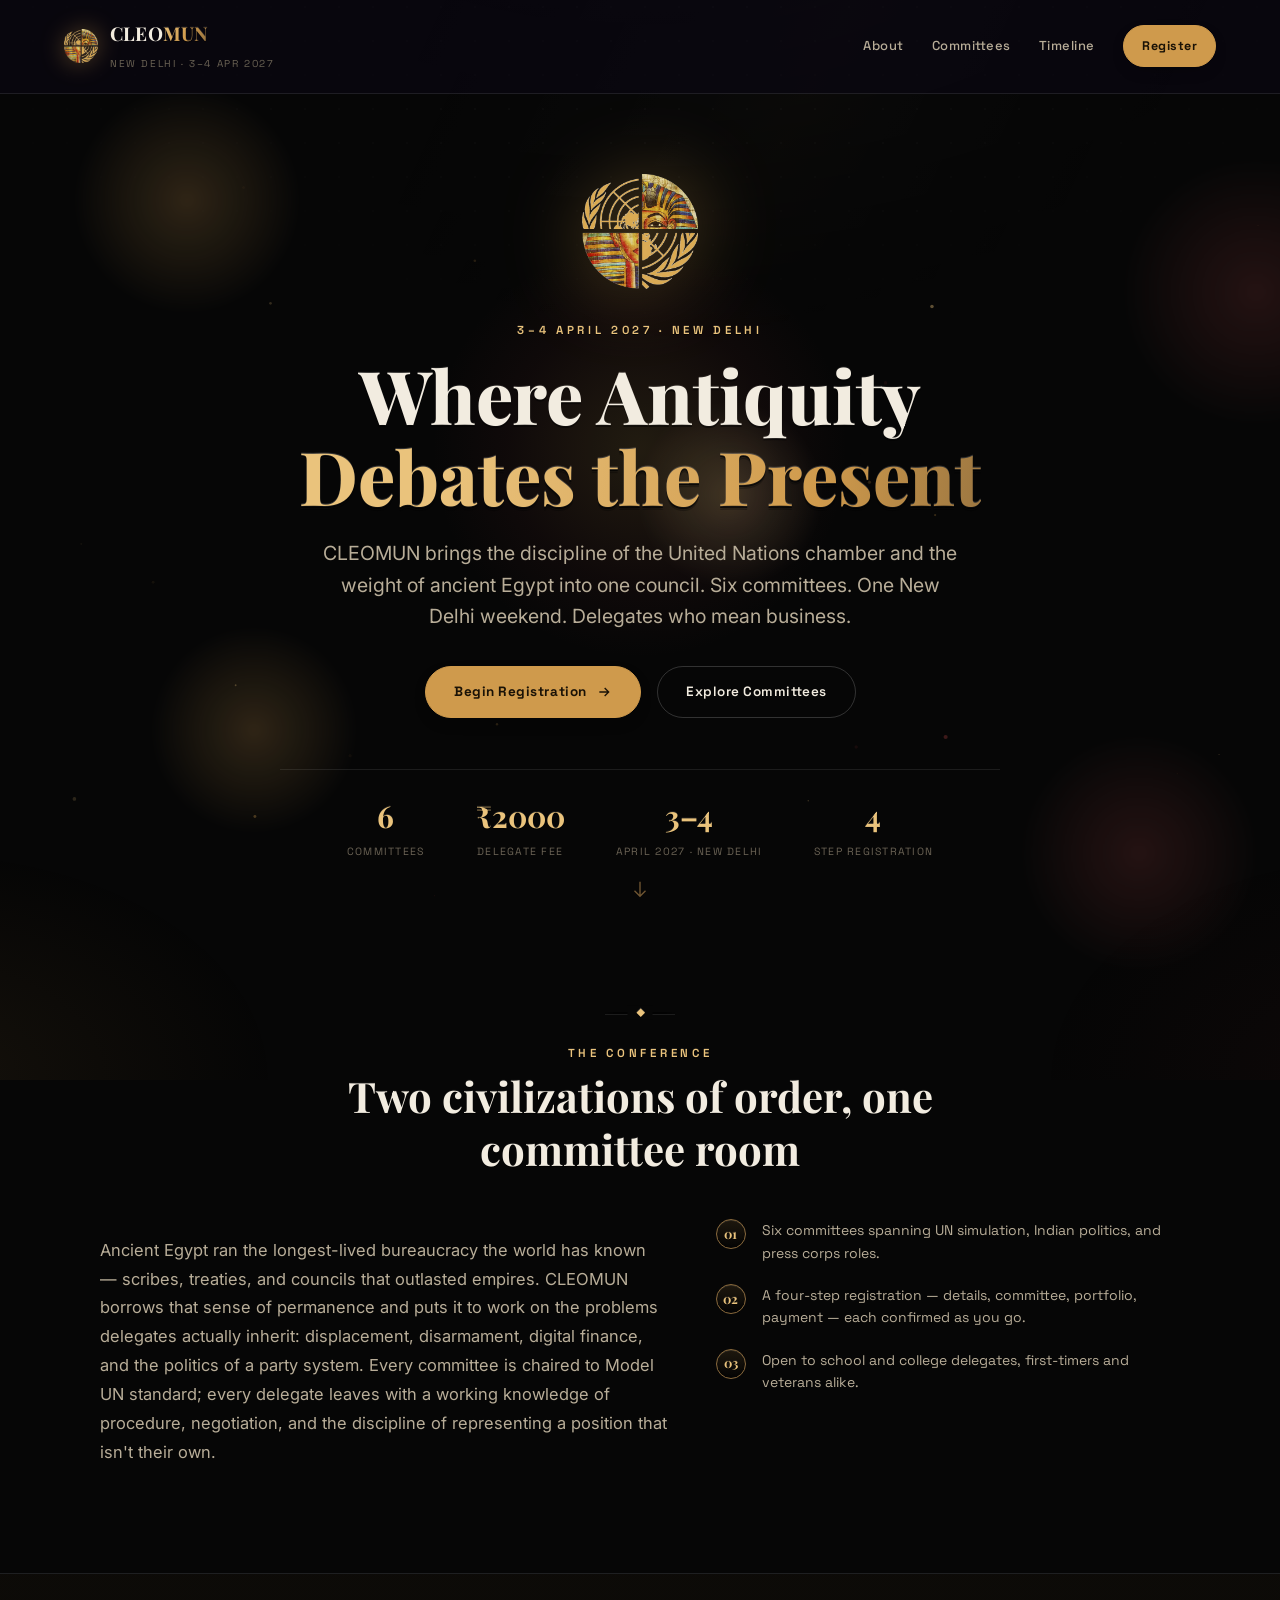
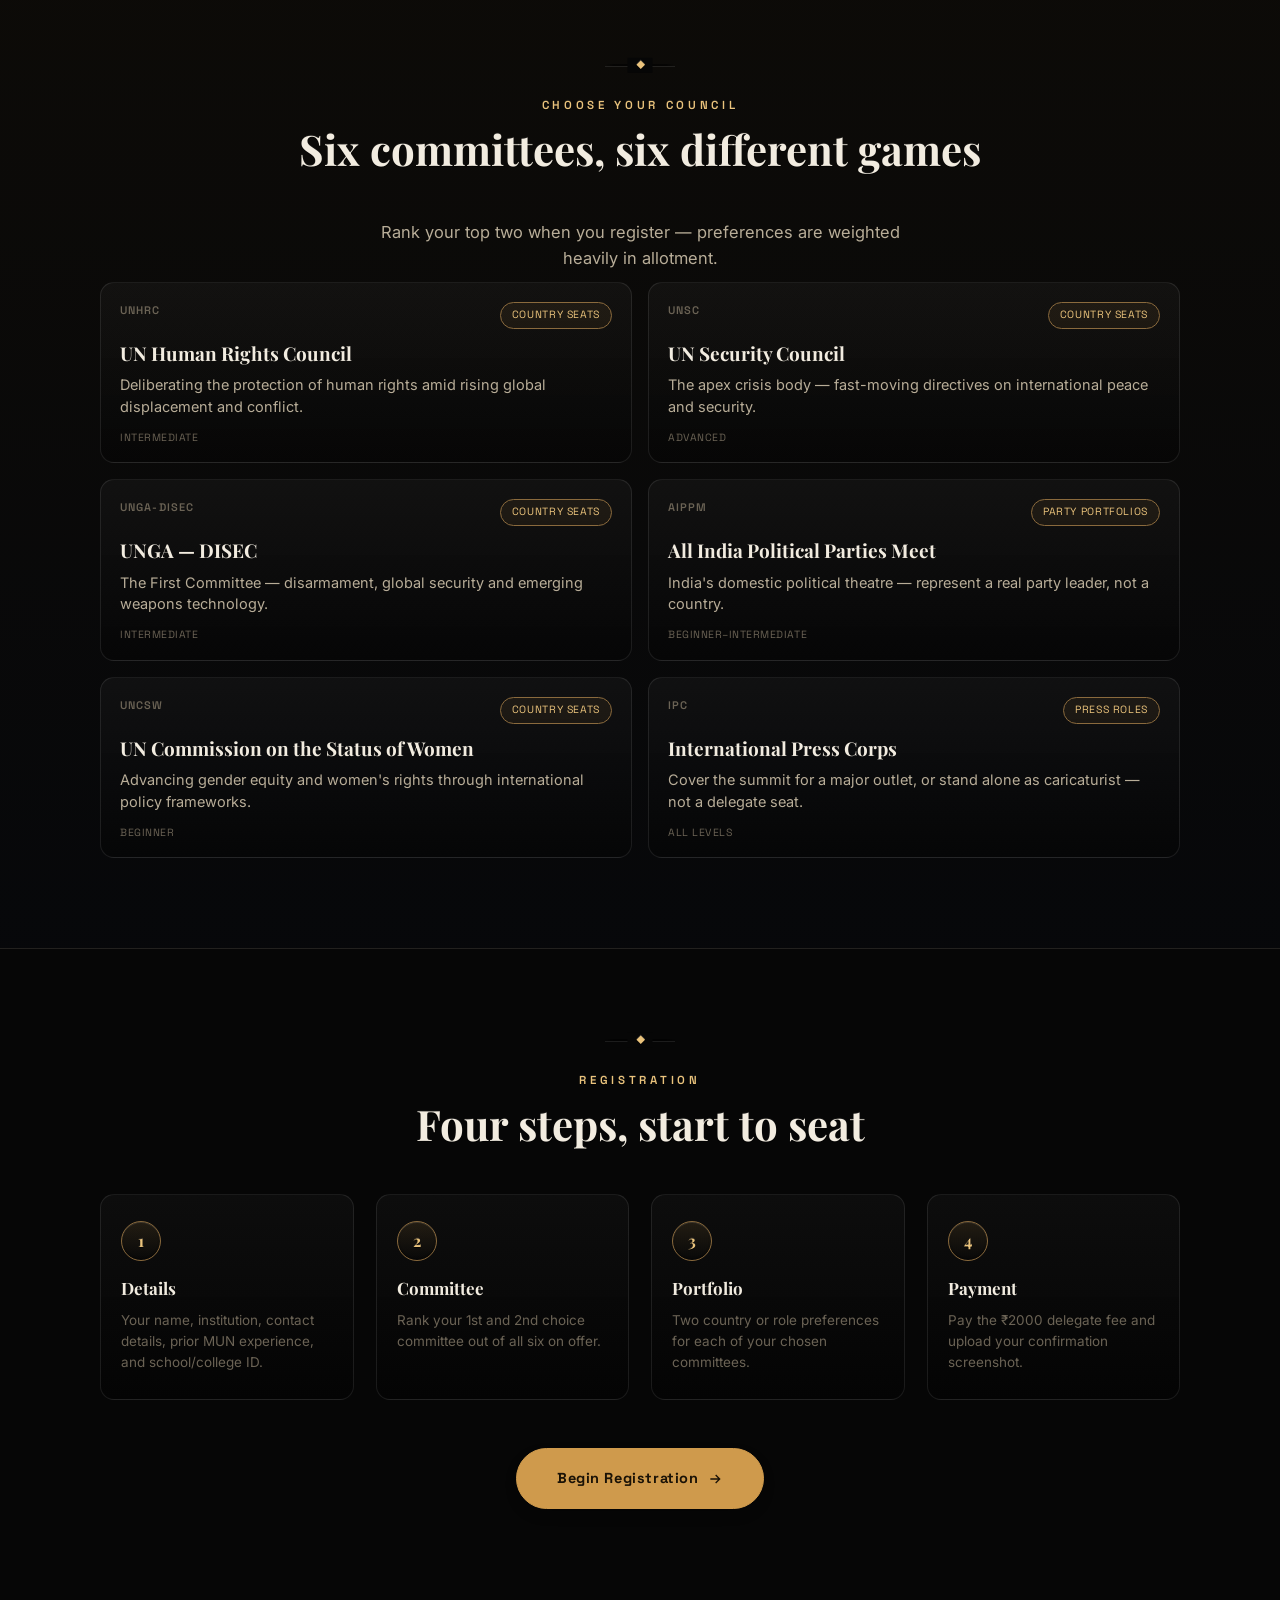
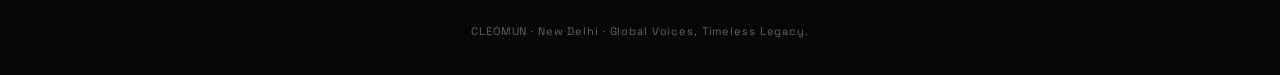
<file: index.html>
<!DOCTYPE html>
<html lang="en">
<head>
<meta charset="UTF-8">
<meta name="viewport" content="width=device-width, initial-scale=1.0">
<title>CLEOMUN 2027 — New Delhi</title>
<meta name="description" content="CLEOMUN 2027 — a Model United Nations conference in New Delhi, 3–4 April 2027. Register now across six committees.">
<meta property="og:title" content="CLEOMUN 2027 — New Delhi">
<meta property="og:description" content="A Model United Nations conference in New Delhi, 3–4 April 2027. Six committees. Register now.">
<meta property="og:image" content="logo-full.png">
<link rel="icon" href="logo-icon.png">
<link rel="stylesheet" href="style.css?v=2">
</head>
<body class="landing-body">

<canvas id="particles"></canvas>


<div id="transition-overlay">
  <svg id="scarab-fly" viewBox="0 0 64 64" fill="none"><path d="M32 20c-6 0-10 4-10 10 0 3 1 6 4 8-5 1-8 5-8 10 0 6 6 10 14 10s14-4 14-10c0-5-3-9-8-10 3-2 4-5 4-8 0-6-4-10-10-10z" fill="currentColor"/><path d="M14 24l-8-6 2 8 6-1-2 7 8-2-1 7 7-4v-6l-6-2 2-7-7 2 1-7-7 3z" fill="currentColor"/><path d="M50 24l8-6-2 8-6-1 2 7-8-2 1 7-7-4v-6l6-2-2-7 7 2-1-7 7 3z" fill="currentColor"/></svg>
</div>

<div id="toast"></div>

<div class="page page-enter">

  <header class="site-header">
    <a href="index.html" class="brand" data-nav>
      <img src="logo-icon.png" alt="CLEOMUN emblem" class="brand-logo">
      <span>
        <span class="brand-word">CLEO<b>MUN</b></span><br>
        <span class="brand-sub">New Delhi &middot; 3–4 Apr 2027</span>
      </span>
    </a>
    <nav class="landing-nav">
      <a href="#about">About</a>
      <a href="#committees">Committees</a>
      <a href="#timeline">Timeline</a>
      <a href="type.html" class="btn btn-primary btn-sm" data-nav>Register</a>
    </nav>
  </header>

  <main class="landing-main">

    <!-- ============ HERO ============ -->
    <section class="hero">

      <img src="logo-icon.png" alt="CLEOMUN emblem" class="hero-emblem reveal">

      <div class="eyebrow reveal" style="--d:1">3&ndash;4 April 2027 &middot; New Delhi</div>
      <h1 class="hero-title reveal" style="--d:2">
        <span class="ht-line">Where Antiquity</span>
        <span class="ht-line ht-accent">Debates the Present</span>
      </h1>
      <p class="hero-sub reveal" style="--d:3">
        CLEOMUN brings the discipline of the United Nations chamber and the weight of ancient Egypt
        into one council. Six committees. One New Delhi weekend. Delegates who mean business.
      </p>

      <div class="hero-actions reveal" style="--d:4">
        <a href="type.html" class="btn btn-primary" data-nav>
          Begin Registration
          <svg viewBox="0 0 24 24" fill="none" stroke="currentColor" stroke-width="2"><path d="M5 12h14M13 6l6 6-6 6"/></svg>
        </a>
        <a href="#committees" class="btn btn-ghost">
          Explore Committees
        </a>
      </div>

      <div class="hero-stats reveal" style="--d:5">
        <div class="stat">
          <div class="stat-num" data-count="6">0</div>
          <div class="stat-label">Committees</div>
        </div>
        <div class="stat">
          <div class="stat-num">&#8377;2000</div>
          <div class="stat-label">Delegate Fee</div>
        </div>
        <div class="stat">
          <div class="stat-num">3&ndash;4</div>
          <div class="stat-label">April 2027 &middot; New Delhi</div>
        </div>
        <div class="stat">
          <div class="stat-num">4</div>
          <div class="stat-label">Step Registration</div>
        </div>
      </div>

      <a href="#about" class="scroll-cue" aria-label="Scroll to learn more">
        <svg viewBox="0 0 24 24" fill="none" stroke="currentColor" stroke-width="1.5"><path d="M12 4v15M6 14l6 6 6-6"/></svg>
      </a>
    </section>

    <!-- ============ ABOUT ============ -->
    <section class="section" id="about">
      <div class="wrap wrap-wide">
        <div class="rule reveal"></div>
        <div class="eyebrow reveal">The Conference</div>
        <h2 class="section-title-lg reveal">Two civilizations of order, one committee room</h2>
        <div class="about-grid">
          <p class="about-copy reveal">
            Ancient Egypt ran the longest-lived bureaucracy the world has known — scribes, treaties,
            and councils that outlasted empires. CLEOMUN borrows that sense of permanence and puts it
            to work on the problems delegates actually inherit: displacement, disarmament, digital
            finance, and the politics of a party system. Every committee is chaired to Model UN
            standard; every delegate leaves with a working knowledge of procedure, negotiation, and
            the discipline of representing a position that isn't their own.
          </p>
          <div class="about-facts reveal">
            <div class="about-fact">
              <span class="af-num">01</span>
              <span>Six committees spanning UN simulation, Indian politics, and press corps roles.</span>
            </div>
            <div class="about-fact">
              <span class="af-num">02</span>
              <span>A four-step registration — details, committee, portfolio, payment — each confirmed as you go.</span>
            </div>
            <div class="about-fact">
              <span class="af-num">03</span>
              <span>Open to school and college delegates, first-timers and veterans alike.</span>
            </div>
          </div>
        </div>
      </div>
    </section>

    <!-- ============ COMMITTEES ============ -->
    <section class="section section-alt" id="committees">
      <div class="wrap wrap-wide">
        <div class="rule reveal"></div>
        <div class="eyebrow reveal">Choose Your Council</div>
        <h2 class="section-title-lg reveal">Six committees, six different games</h2>
        <p class="page-sub reveal" style="margin-bottom:8px;">
          Rank your top two when you register — preferences are weighted heavily in allotment.
        </p>
        <div class="committee-grid preview-grid reveal" id="landing-committee-grid"></div>
      </div>
    </section>

    <!-- ============ TIMELINE / HOW IT WORKS ============ -->
    <section class="section" id="timeline">
      <div class="wrap wrap-wide">
        <div class="rule reveal"></div>
        <div class="eyebrow reveal">Registration</div>
        <h2 class="section-title-lg reveal">Four steps, start to seat</h2>

        <div class="landing-steps reveal">
          <div class="ls-item">
            <div class="ls-oval">1</div>
            <h3>Details</h3>
            <p>Your name, institution, contact details, prior MUN experience, and school/college ID.</p>
          </div>
          <div class="ls-item">
            <div class="ls-oval">2</div>
            <h3>Committee</h3>
            <p>Rank your 1st and 2nd choice committee out of all six on offer.</p>
          </div>
          <div class="ls-item">
            <div class="ls-oval">3</div>
            <h3>Portfolio</h3>
            <p>Two country or role preferences for each of your chosen committees.</p>
          </div>
          <div class="ls-item">
            <div class="ls-oval">4</div>
            <h3>Payment</h3>
            <p>Pay the &#8377;2000 delegate fee and upload your confirmation screenshot.</p>
          </div>
        </div>

        <div class="landing-cta reveal">
          <a href="type.html" class="btn btn-primary btn-lg" data-nav>
            Begin Registration
            <svg viewBox="0 0 24 24" fill="none" stroke="currentColor" stroke-width="2"><path d="M5 12h14M13 6l6 6-6 6"/></svg>
          </a>
        </div>
      </div>
    </section>

  </main>

  <footer class="site-footer">CLEOMUN &middot; New Delhi &middot; Global Voices, Timeless Legacy.</footer>
</div>

<script src="script.js"></script>
</body>
</html>
</file>
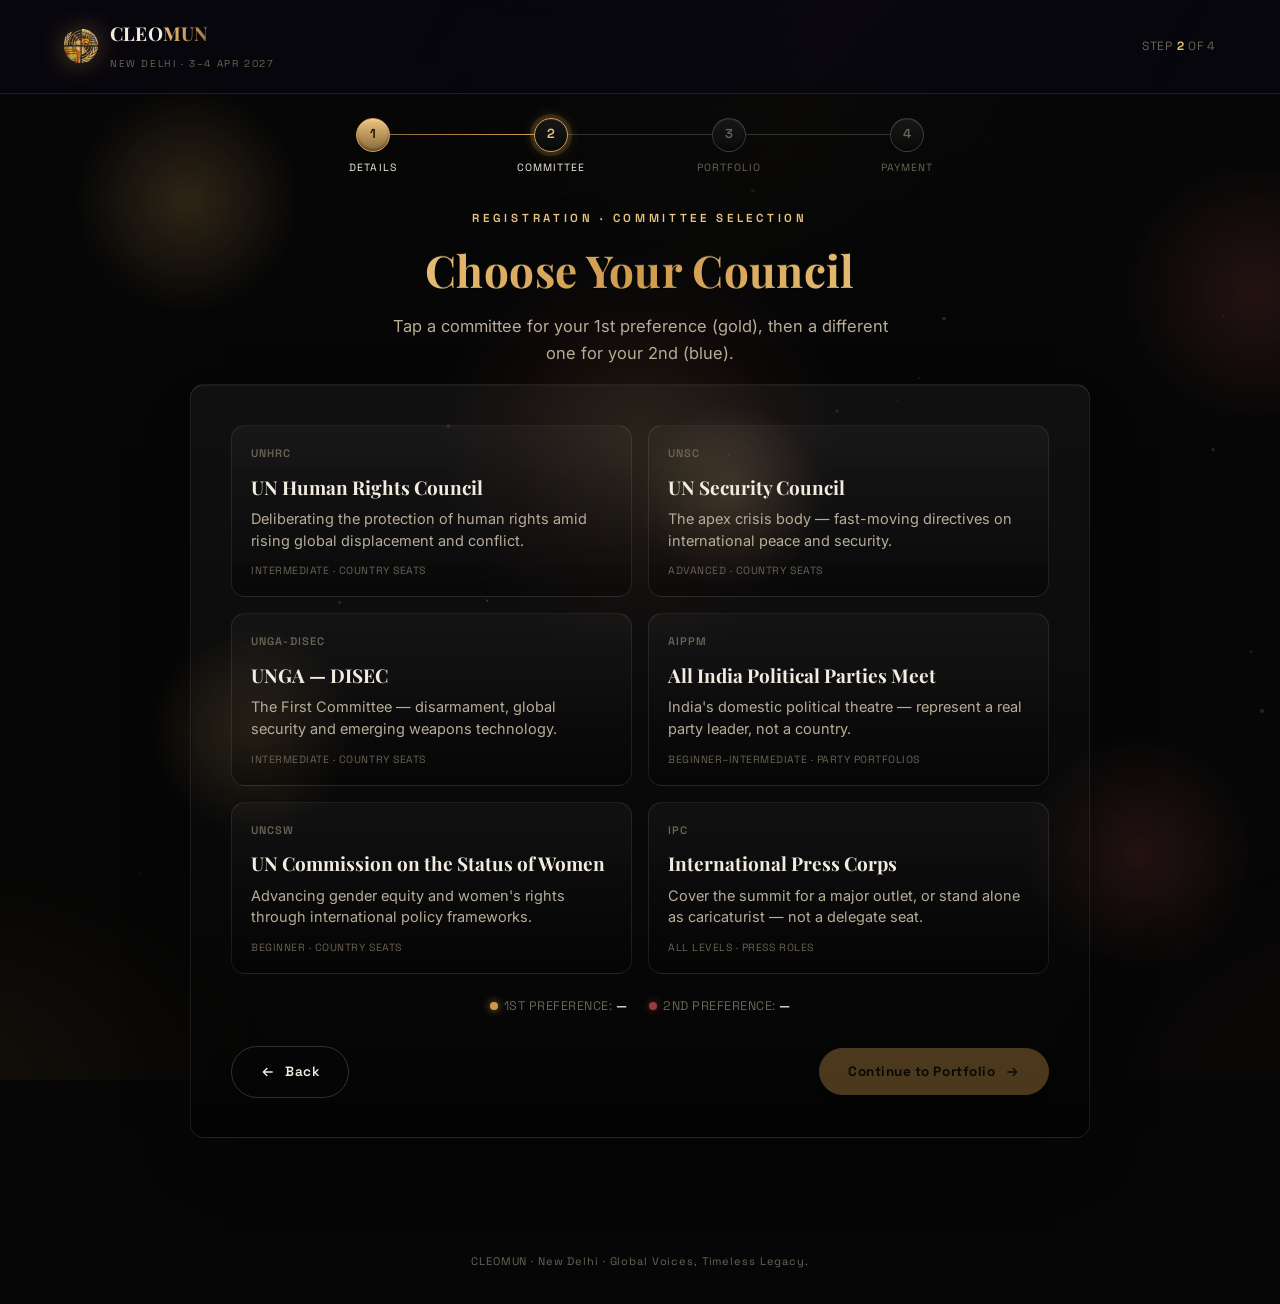
<file: committee.html>
<!DOCTYPE html>
<html lang="en">
<head>
<meta charset="UTF-8">
<meta name="viewport" content="width=device-width, initial-scale=1.0">
<title>Choose Committees — CLEOMUN 2027</title>
<link rel="icon" href="logo-icon.png">
<link rel="stylesheet" href="style.css?v=2">
</head>
<body>

<canvas id="particles"></canvas>


<div id="transition-overlay">
  <svg id="scarab-fly" viewBox="0 0 64 64" fill="none"><path d="M32 20c-6 0-10 4-10 10 0 3 1 6 4 8-5 1-8 5-8 10 0 6 6 10 14 10s14-4 14-10c0-5-3-9-8-10 3-2 4-5 4-8 0-6-4-10-10-10z" fill="currentColor"/><path d="M14 24l-8-6 2 8 6-1-2 7 8-2-1 7 7-4v-6l-6-2 2-7-7 2 1-7-7 3z" fill="currentColor"/><path d="M50 24l8-6-2 8-6-1 2 7-8-2 1 7-7-4v-6l6-2-2-7 7 2-1-7 7 3z" fill="currentColor"/></svg>
</div>

<div id="toast"></div>

<div class="page page-enter">
  <header class="site-header">
    <a href="index.html" class="brand" data-nav>
      <img src="logo-icon.png" alt="CLEOMUN emblem" class="brand-logo">
      <span>
        <span class="brand-word">CLEO<b>MUN</b></span><br>
        <span class="brand-sub">New Delhi &middot; 3–4 Apr 2027</span>
      </span>
    </a>
    <div class="header-right">Step <strong>2</strong> of 4</div>
  </header>

  <div class="stepper">
    <div class="step is-done"><div class="step-oval">1</div><div class="step-label">Details</div></div>
    <div class="step is-active"><div class="step-line"></div><div class="step-oval">2</div><div class="step-label">Committee</div></div>
    <div class="step"><div class="step-line"></div><div class="step-oval">3</div><div class="step-label">Portfolio</div></div>
    <div class="step"><div class="step-line"></div><div class="step-oval">4</div><div class="step-label">Payment</div></div>
  </div>

  <main>
    <div class="wrap" style="max-width:900px;">
      <div class="eyebrow">Registration &middot; Committee Selection</div>
      <h1 class="page-title">Choose Your Council</h1>
      <p class="page-sub">Tap a committee for your 1st preference (gold), then a different one for your 2nd (blue).</p>

      <form id="committee-form" class="panel panel-enter" novalidate>
        <div class="committee-grid" id="committee-grid"></div>

        <div class="pref-summary">
          <span><span class="dot g"></span>1st Preference: <b id="summary-pref1">—</b></span>
          <span><span class="dot l"></span>2nd Preference: <b id="summary-pref2">—</b></span>
        </div>

        <div class="actions">
          <a href="register.html" class="btn btn-ghost" data-nav>
            <svg viewBox="0 0 24 24" fill="none" stroke="currentColor" stroke-width="2"><path d="M19 12H5M11 6l-6 6 6 6"/></svg>
            Back
          </a>
          <button type="submit" class="btn btn-primary" id="continue-btn" disabled>
            Continue to Portfolio
            <svg viewBox="0 0 24 24" fill="none" stroke="currentColor" stroke-width="2"><path d="M5 12h14M13 6l6 6-6 6"/></svg>
          </button>
        </div>
      </form>
    </div>
  </main>

  <footer class="site-footer">CLEOMUN &middot; New Delhi &middot; Global Voices, Timeless Legacy.</footer>
</div>

<script src="script.js"></script>
</body>
</html>
</file>
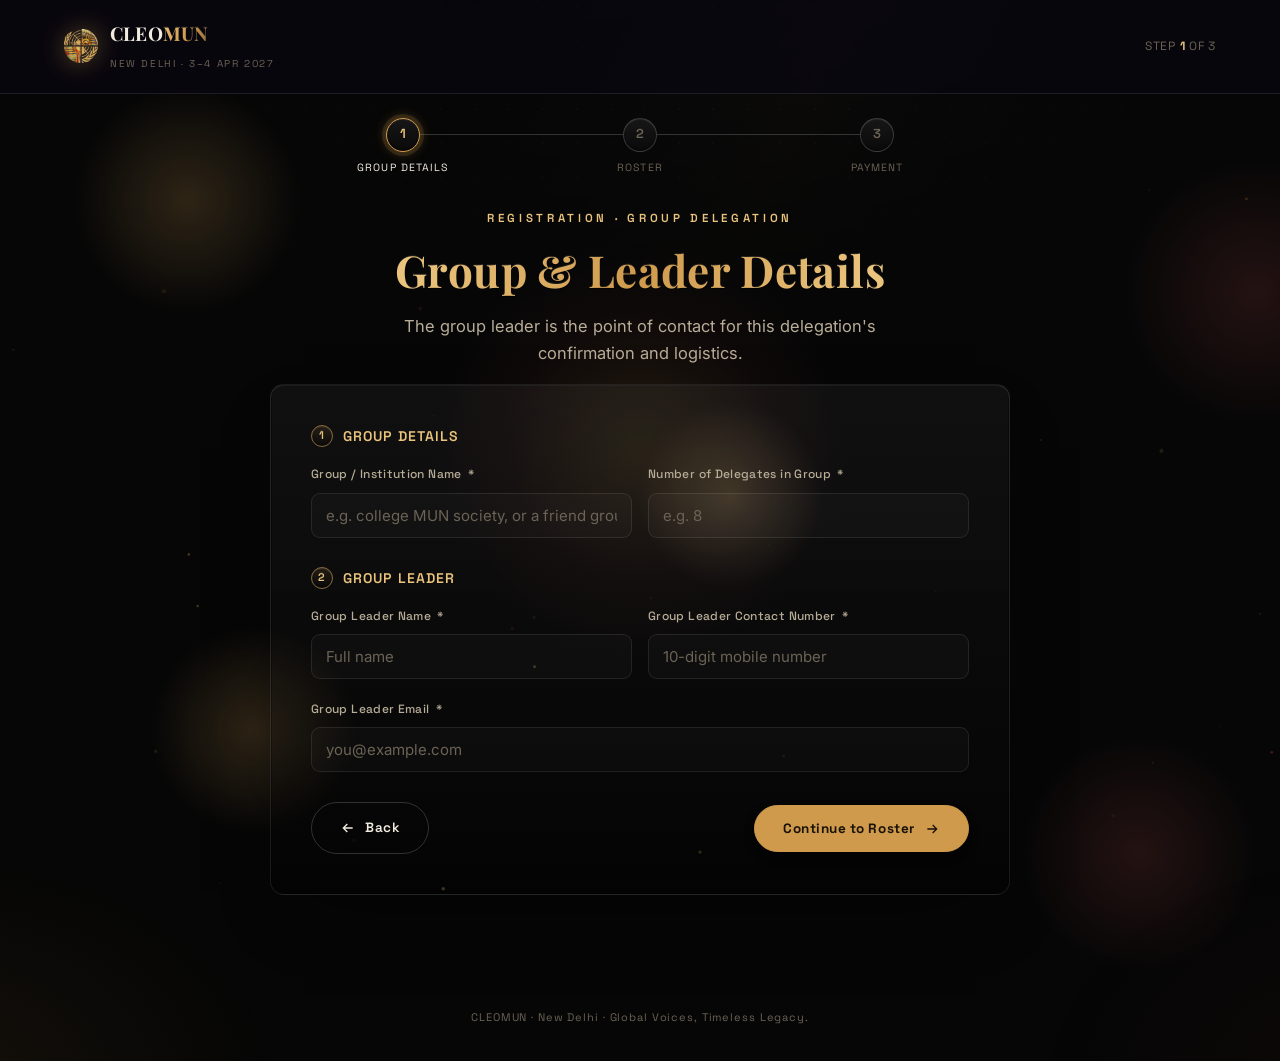
<file: group-details.html>
<!DOCTYPE html>
<html lang="en">
<head>
<meta charset="UTF-8">
<meta name="viewport" content="width=device-width, initial-scale=1.0">
<title>Group Registration — CLEOMUN 2027</title>
<link rel="icon" href="logo-icon.png">
<link rel="stylesheet" href="style.css?v=2">
</head>
<body>

<canvas id="particles"></canvas>

<div id="transition-overlay">
  <svg id="scarab-fly" viewBox="0 0 64 64" fill="none"><path d="M32 20c-6 0-10 4-10 10 0 3 1 6 4 8-5 1-8 5-8 10 0 6 6 10 14 10s14-4 14-10c0-5-3-9-8-10 3-2 4-5 4-8 0-6-4-10-10-10z" fill="currentColor"/><path d="M14 24l-8-6 2 8 6-1-2 7 8-2-1 7 7-4v-6l-6-2 2-7-7 2 1-7-7 3z" fill="currentColor"/><path d="M50 24l8-6-2 8-6-1 2 7-8-2 1 7-7-4v-6l6-2-2-7 7 2-1-7 7 3z" fill="currentColor"/></svg>
</div>

<div id="toast"></div>

<div class="page page-enter">
  <header class="site-header">
    <a href="index.html" class="brand" data-nav>
      <img src="logo-icon.png" alt="CLEOMUN emblem" class="brand-logo">
      <span>
        <span class="brand-word">CLEO<b>MUN</b></span><br>
        <span class="brand-sub">New Delhi &middot; 3–4 Apr 2027</span>
      </span>
    </a>
    <div class="header-right">Step <strong>1</strong> of 3</div>
  </header>

  <div class="stepper">
    <div class="step is-active"><div class="step-oval">1</div><div class="step-label">Group Details</div></div>
    <div class="step"><div class="step-line"></div><div class="step-oval">2</div><div class="step-label">Roster</div></div>
    <div class="step"><div class="step-line"></div><div class="step-oval">3</div><div class="step-label">Payment</div></div>
  </div>

  <main>
    <div class="wrap">
      <div class="eyebrow">Registration &middot; Group Delegation</div>
      <h1 class="page-title">Group &amp; Leader Details</h1>
      <p class="page-sub">The group leader is the point of contact for this delegation's confirmation and logistics.</p>

      <form id="group-details-form" class="panel panel-enter" novalidate>
        <div class="section-title"><span class="num">1</span> Group Details</div>

        <div class="field-row">
          <div class="field" id="field-groupName">
            <label>Group / Institution Name <span class="req">*</span></label>
            <input type="text" id="groupName" placeholder="e.g. college MUN society, or a friend group name">
            <div class="field-error">Please enter a name for your group.</div>
          </div>
          <div class="field" id="field-groupSize">
            <label>Number of Delegates in Group <span class="req">*</span></label>
            <input type="text" id="groupSize" inputmode="numeric" placeholder="e.g. 8">
            <div class="field-error">Please enter the number of delegates.</div>
          </div>
        </div>

        <div class="section-title" style="margin-top:8px;"><span class="num">2</span> Group Leader</div>

        <div class="field-row">
          <div class="field" id="field-leaderName">
            <label>Group Leader Name <span class="req">*</span></label>
            <input type="text" id="leaderName" placeholder="Full name" autocomplete="name">
            <div class="field-error">Please enter the group leader's name.</div>
          </div>
          <div class="field" id="field-leaderPhone">
            <label>Group Leader Contact Number <span class="req">*</span></label>
            <input type="tel" id="leaderPhone" placeholder="10-digit mobile number" autocomplete="tel">
            <div class="field-error">Enter a valid 10-digit mobile number.</div>
          </div>
        </div>

        <div class="field" id="field-leaderEmail">
          <label>Group Leader Email <span class="req">*</span></label>
          <input type="email" id="leaderEmail" placeholder="you@example.com" autocomplete="email">
          <div class="field-error">Enter a valid email address.</div>
        </div>

        <div class="actions">
          <a href="type.html" class="btn btn-ghost" data-nav>
            <svg viewBox="0 0 24 24" fill="none" stroke="currentColor" stroke-width="2"><path d="M19 12H5M11 6l-6 6 6 6"/></svg>
            Back
          </a>
          <button type="submit" class="btn btn-primary">
            Continue to Roster
            <svg viewBox="0 0 24 24" fill="none" stroke="currentColor" stroke-width="2"><path d="M5 12h14M13 6l6 6-6 6"/></svg>
          </button>
        </div>
      </form>
    </div>
  </main>

  <footer class="site-footer">CLEOMUN &middot; New Delhi &middot; Global Voices, Timeless Legacy.</footer>
</div>

<script src="script.js"></script>
</body>
</html>
</file>
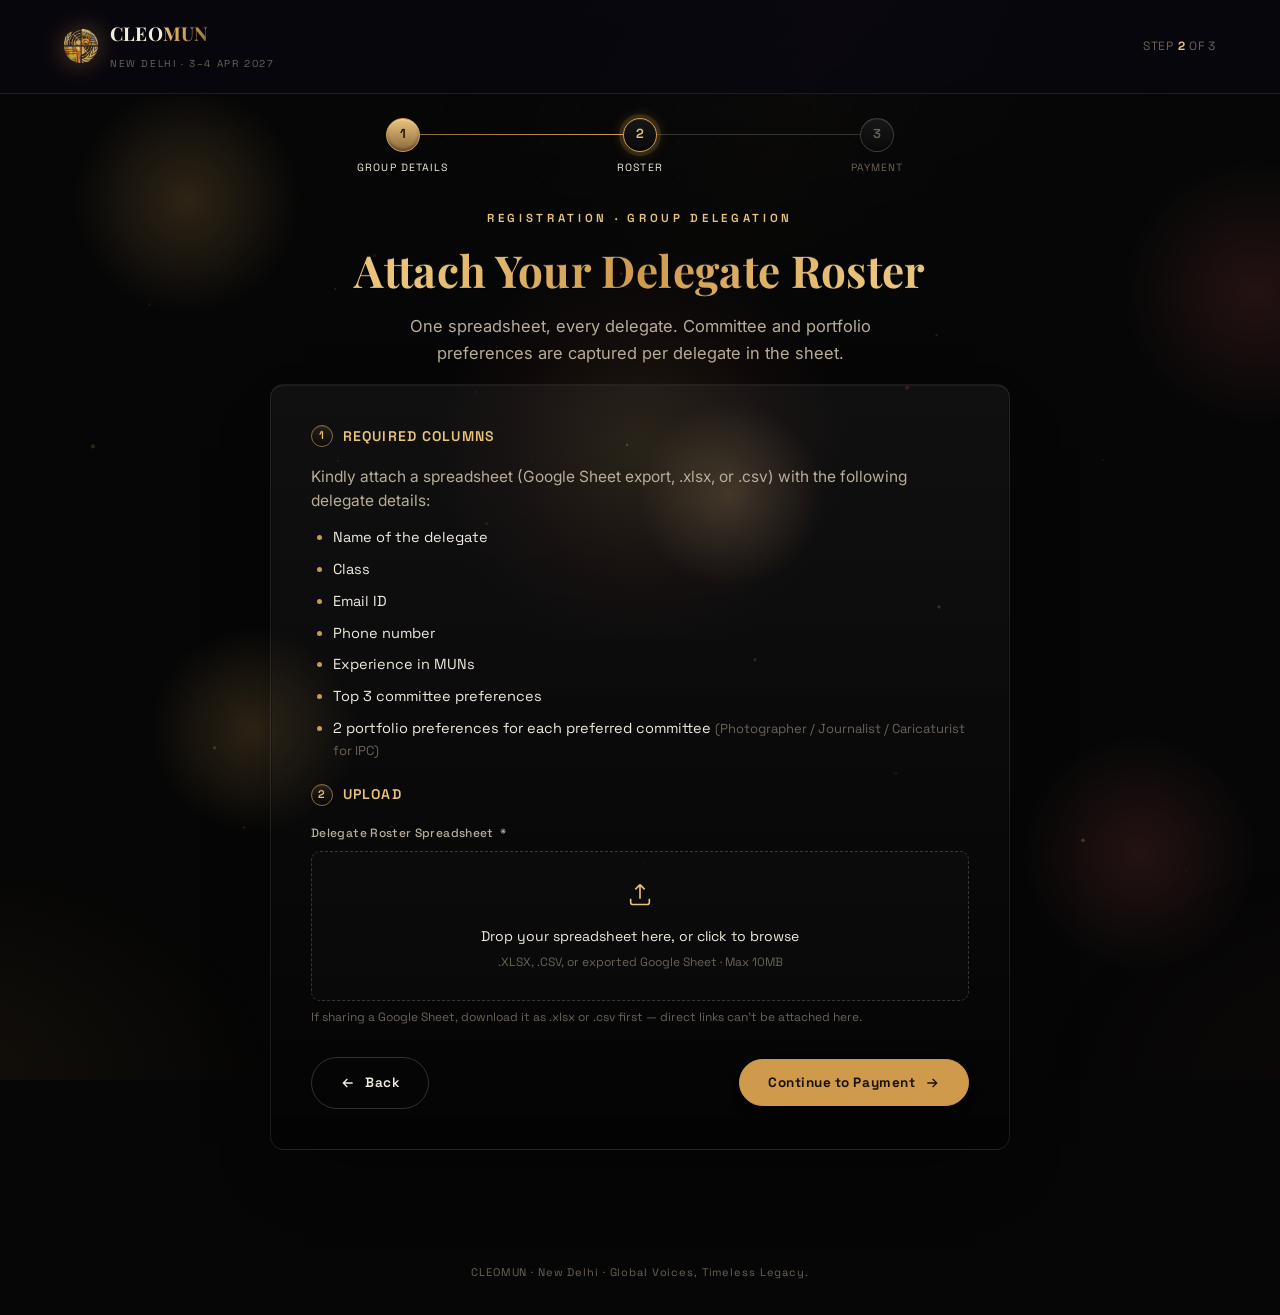
<file: group-roster.html>
<!DOCTYPE html>
<html lang="en">
<head>
<meta charset="UTF-8">
<meta name="viewport" content="width=device-width, initial-scale=1.0">
<title>Delegate Roster — CLEOMUN 2027</title>
<link rel="icon" href="logo-icon.png">
<link rel="stylesheet" href="style.css?v=2">
</head>
<body>

<canvas id="particles"></canvas>

<div id="transition-overlay">
  <svg id="scarab-fly" viewBox="0 0 64 64" fill="none"><path d="M32 20c-6 0-10 4-10 10 0 3 1 6 4 8-5 1-8 5-8 10 0 6 6 10 14 10s14-4 14-10c0-5-3-9-8-10 3-2 4-5 4-8 0-6-4-10-10-10z" fill="currentColor"/><path d="M14 24l-8-6 2 8 6-1-2 7 8-2-1 7 7-4v-6l-6-2 2-7-7 2 1-7-7 3z" fill="currentColor"/><path d="M50 24l8-6-2 8-6-1 2 7-8-2 1 7-7-4v-6l6-2-2-7 7 2-1-7 7 3z" fill="currentColor"/></svg>
</div>

<div id="toast"></div>

<div class="page page-enter">
  <header class="site-header">
    <a href="index.html" class="brand" data-nav>
      <img src="logo-icon.png" alt="CLEOMUN emblem" class="brand-logo">
      <span>
        <span class="brand-word">CLEO<b>MUN</b></span><br>
        <span class="brand-sub">New Delhi &middot; 3–4 Apr 2027</span>
      </span>
    </a>
    <div class="header-right">Step <strong>2</strong> of 3</div>
  </header>

  <div class="stepper">
    <div class="step is-done"><div class="step-oval">1</div><div class="step-label">Group Details</div></div>
    <div class="step is-active"><div class="step-line"></div><div class="step-oval">2</div><div class="step-label">Roster</div></div>
    <div class="step"><div class="step-line"></div><div class="step-oval">3</div><div class="step-label">Payment</div></div>
  </div>

  <main>
    <div class="wrap">
      <div class="eyebrow">Registration &middot; Group Delegation</div>
      <h1 class="page-title">Attach Your Delegate Roster</h1>
      <p class="page-sub">One spreadsheet, every delegate. Committee and portfolio preferences are captured per delegate in the sheet.</p>

      <form id="roster-form" class="panel panel-enter" novalidate data-track="group">
        <div class="section-title"><span class="num">1</span> Required Columns</div>
        <p class="roster-note">Kindly attach a spreadsheet (Google Sheet export, .xlsx, or .csv) with the following delegate details:</p>
        <ul class="roster-list">
          <li>Name of the delegate</li>
          <li>Class</li>
          <li>Email ID</li>
          <li>Phone number</li>
          <li>Experience in MUNs</li>
          <li>Top 3 committee preferences</li>
          <li>2 portfolio preferences for each preferred committee <span class="roster-note-sub">(Photographer / Journalist / Caricaturist for IPC)</span></li>
        </ul>

        <div class="section-title" style="margin-top:22px;"><span class="num">2</span> Upload</div>

        <div class="field" id="field-roster">
          <label>Delegate Roster Spreadsheet <span class="req">*</span></label>
          <div class="dropzone" id="roster-dropzone">
            <input type="file" id="roster-file" accept=".xlsx,.xls,.csv,.pdf">
            <svg viewBox="0 0 24 24" fill="none" stroke="currentColor" stroke-width="1.4"><path d="M12 16V4M12 4l-4 4M12 4l4 4"/><path d="M4 16v3a2 2 0 002 2h12a2 2 0 002-2v-3"/></svg>
            <div class="dz-title">Drop your spreadsheet here, or click to browse</div>
            <div class="dz-sub">.XLSX, .CSV, or exported Google Sheet &middot; Max 10MB</div>
            <div class="dz-file">
              <svg viewBox="0 0 24 24" fill="none" stroke="currentColor" stroke-width="2"><path d="M20 6L9 17l-5-5"/></svg>
              <span class="dz-filename"></span>
              <button type="button" class="dz-remove">Remove</button>
            </div>
          </div>
          <div class="field-error">Please upload the delegate roster spreadsheet.</div>
          <div class="field-hint">If sharing a Google Sheet, download it as .xlsx or .csv first — direct links can't be attached here.</div>
        </div>

        <div class="actions">
          <a href="group-details.html" class="btn btn-ghost" data-nav>
            <svg viewBox="0 0 24 24" fill="none" stroke="currentColor" stroke-width="2"><path d="M19 12H5M11 6l-6 6 6 6"/></svg>
            Back
          </a>
          <button type="submit" class="btn btn-primary">
            Continue to Payment
            <svg viewBox="0 0 24 24" fill="none" stroke="currentColor" stroke-width="2"><path d="M5 12h14M13 6l6 6-6 6"/></svg>
          </button>
        </div>
      </form>
    </div>
  </main>

  <footer class="site-footer">CLEOMUN &middot; New Delhi &middot; Global Voices, Timeless Legacy.</footer>
</div>

<script src="script.js"></script>
</body>
</html>
</file>
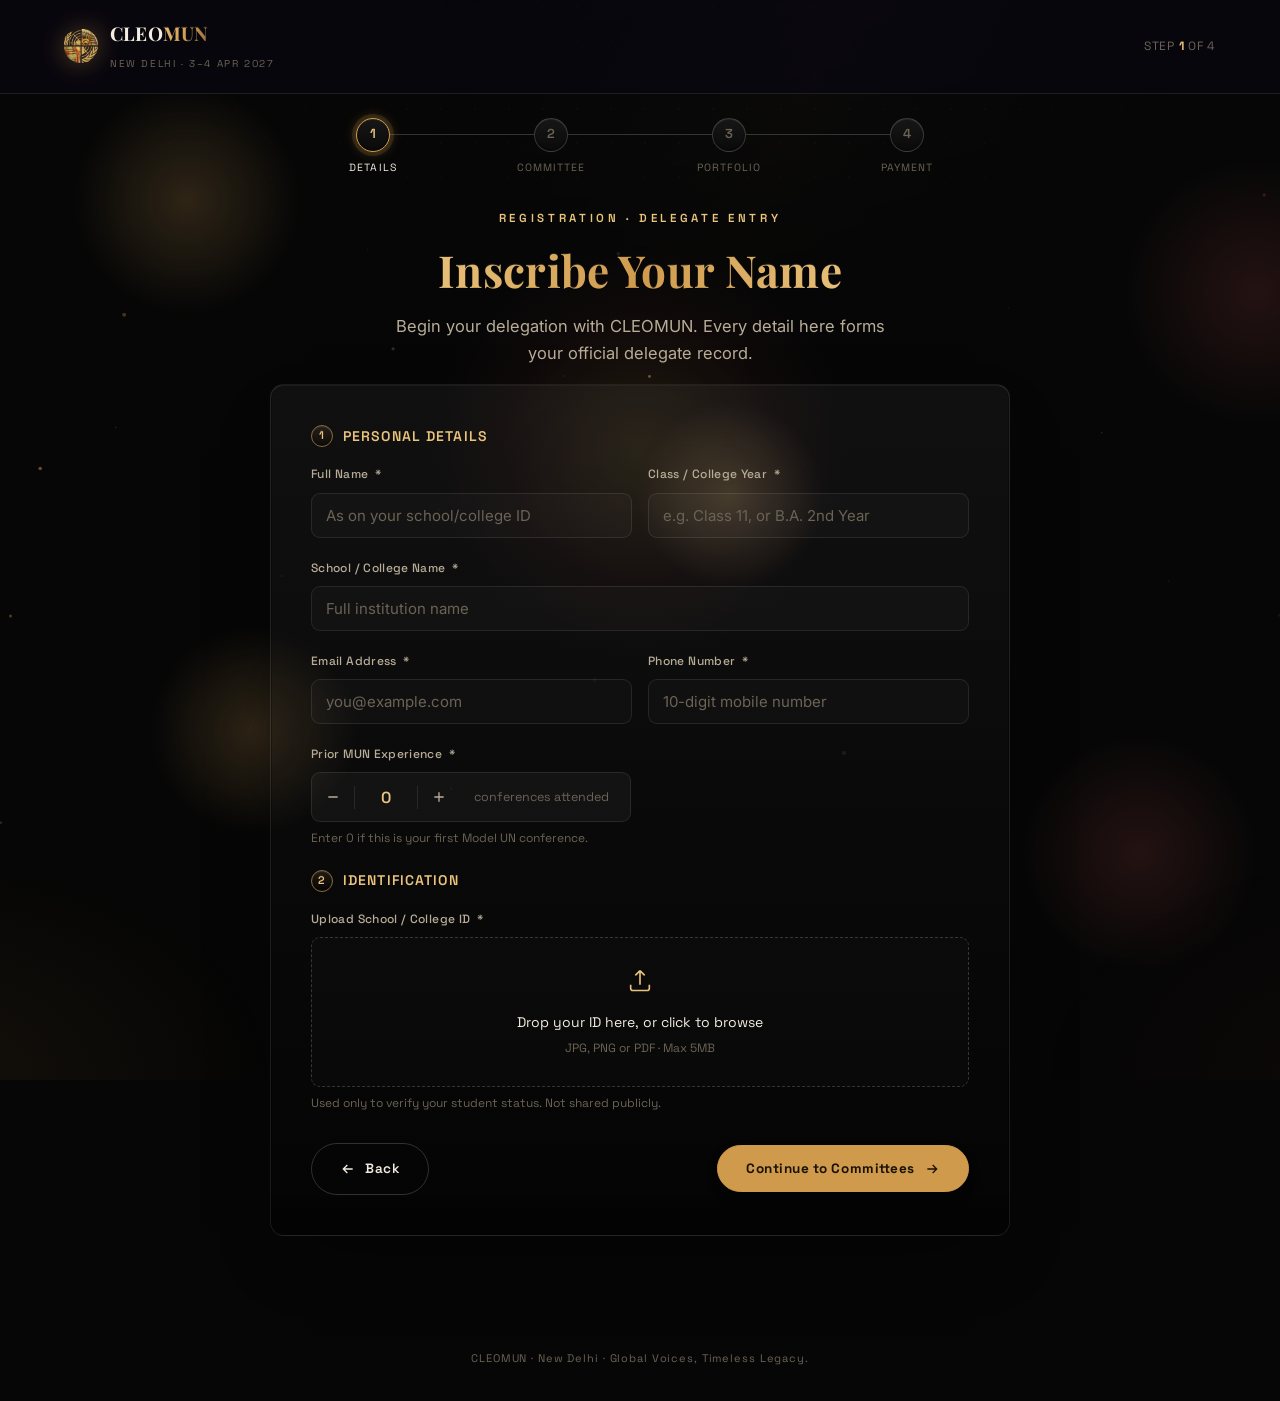
<file: payment.html>
<!DOCTYPE html>
<html lang="en">
<head>
<meta charset="UTF-8">
<meta name="viewport" content="width=device-width, initial-scale=1.0">
<title>Payment — CLEOMUN 2027</title>
<link rel="icon" href="logo-icon.png">
<link rel="stylesheet" href="style.css?v=2">
</head>
<body>

<canvas id="particles"></canvas>


<div id="transition-overlay">
  <svg id="scarab-fly" viewBox="0 0 64 64" fill="none"><path d="M32 20c-6 0-10 4-10 10 0 3 1 6 4 8-5 1-8 5-8 10 0 6 6 10 14 10s14-4 14-10c0-5-3-9-8-10 3-2 4-5 4-8 0-6-4-10-10-10z" fill="currentColor"/><path d="M14 24l-8-6 2 8 6-1-2 7 8-2-1 7 7-4v-6l-6-2 2-7-7 2 1-7-7 3z" fill="currentColor"/><path d="M50 24l8-6-2 8-6-1 2 7-8-2 1 7-7-4v-6l6-2-2-7 7 2-1-7 7 3z" fill="currentColor"/></svg>
</div>

<div id="toast"></div>

<div class="page page-enter">
  <header class="site-header">
    <a href="index.html" class="brand" data-nav>
      <img src="logo-icon.png" alt="CLEOMUN emblem" class="brand-logo">
      <span>
        <span class="brand-word">CLEO<b>MUN</b></span><br>
        <span class="brand-sub">New Delhi &middot; 3–4 Apr 2027</span>
      </span>
    </a>
    <div class="header-right" id="header-step">Step <strong>4</strong> of 4</div>
  </header>

  <div class="stepper" id="payment-stepper">
    <div class="step is-done"><div class="step-oval">1</div><div class="step-label">Details</div></div>
    <div class="step is-done"><div class="step-line"></div><div class="step-oval">2</div><div class="step-label">Committee</div></div>
    <div class="step is-done"><div class="step-line"></div><div class="step-oval">3</div><div class="step-label">Portfolio</div></div>
    <div class="step is-active"><div class="step-line"></div><div class="step-oval">4</div><div class="step-label">Payment</div></div>
  </div>

  <main>
    <div class="wrap">
      <div class="eyebrow">Registration &middot; Final Step</div>
      <h1 class="page-title">Seal the Scroll</h1>
      <p class="page-sub" id="payment-sub">Review your registration, complete payment, and upload your confirmation to secure your seat.</p>

      <div class="panel panel-enter" id="payment-summary-panel">
        <div class="section-title"><span class="num">1</span> Registration Summary</div>
        <div class="summary-list" id="summary-rows"></div>
        <div class="summary-total">
          <span class="k" id="fee-label">Delegate Fee</span>
          <span class="v" id="fee-amount">&#8377;2000</span>
        </div>
      </div>

      <form id="payment-form" class="panel panel-enter" novalidate style="margin-top:22px;">
        <div class="section-title"><span class="num">2</span> Complete Payment</div>

        <div class="pay-grid">
          <div class="qr-card">
            <div class="qr-frame">
              <svg viewBox="0 0 120 120" xmlns="http://www.w3.org/2000/svg">
                <rect width="120" height="120" fill="#fff"/>
                <g fill="#0a0805">
                  <rect x="8" y="8" width="28" height="28"/><rect x="14" y="14" width="16" height="16" fill="#fff"/><rect x="19" y="19" width="6" height="6"/>
                  <rect x="84" y="8" width="28" height="28"/><rect x="90" y="14" width="16" height="16" fill="#fff"/><rect x="95" y="19" width="6" height="6"/>
                  <rect x="8" y="84" width="28" height="28"/><rect x="14" y="90" width="16" height="16" fill="#fff"/><rect x="19" y="95" width="6" height="6"/>
                  <rect x="44" y="8" width="6" height="6"/><rect x="56" y="8" width="6" height="6"/><rect x="68" y="14" width="6" height="6"/>
                  <rect x="44" y="20" width="6" height="6"/><rect x="60" y="26" width="6" height="6"/>
                  <rect x="8" y="44" width="6" height="6"/><rect x="20" y="44" width="6" height="6"/><rect x="32" y="50" width="6" height="6"/>
                  <rect x="44" y="44" width="6" height="6"/><rect x="56" y="50" width="6" height="6"/><rect x="68" y="44" width="6" height="6"/>
                  <rect x="80" y="50" width="6" height="6"/><rect x="92" y="44" width="6" height="6"/><rect x="104" y="50" width="6" height="6"/>
                  <rect x="44" y="62" width="6" height="6"/><rect x="56" y="68" width="6" height="6"/><rect x="68" y="62" width="6" height="6"/>
                  <rect x="80" y="68" width="6" height="6"/><rect x="92" y="62" width="6" height="6"/><rect x="104" y="68" width="6" height="6"/>
                  <rect x="44" y="80" width="6" height="6"/><rect x="56" y="86" width="6" height="6"/><rect x="68" y="92" width="6" height="6"/>
                  <rect x="80" y="98" width="6" height="6"/><rect x="92" y="86" width="6" height="6"/><rect x="104" y="98" width="6" height="6"/>
                  <rect x="44" y="98" width="6" height="6"/><rect x="60" y="104" width="6" height="6"/><rect x="76" y="80" width="6" height="6"/>
                </g>
              </svg>
            </div>
            <div class="upi-id">cleomun@upi</div>
            <div class="qr-note" id="qr-note">Scan with any UPI app to pay &#8377;2000, or use the UPI ID above. Replace this QR with your live payment gateway before launch.</div>
          </div>

          <div>
            <div class="field" id="field-payment">
              <label id="payment-upload-label">Upload Payment Screenshot <span class="req">*</span></label>
              <div class="dropzone" id="payment-dropzone">
                <input type="file" id="payment-file" accept="image/*,.pdf">
                <svg viewBox="0 0 24 24" fill="none" stroke="currentColor" stroke-width="1.4"><path d="M12 16V4M12 4l-4 4M12 4l4 4"/><path d="M4 16v3a2 2 0 002 2h12a2 2 0 002-2v-3"/></svg>
                <div class="dz-title">Drop your screenshot here</div>
                <div class="dz-sub">JPG or PNG &middot; Max 5MB</div>
                <div class="dz-file">
                  <svg viewBox="0 0 24 24" fill="none" stroke="currentColor" stroke-width="2"><path d="M20 6L9 17l-5-5"/></svg>
                  <span class="dz-filename"></span>
                  <button type="button" class="dz-remove">Remove</button>
                </div>
              </div>
              <div class="field-error">Please upload your payment confirmation screenshot.</div>
              <div class="field-hint">Include the transaction ID and amount clearly in your screenshot.</div>
            </div>
          </div>
        </div>

        <div class="actions">
          <a href="portfolio.html" class="btn btn-ghost" id="payment-back" data-nav>
            <svg viewBox="0 0 24 24" fill="none" stroke="currentColor" stroke-width="2"><path d="M19 12H5M11 6l-6 6 6 6"/></svg>
            Back
          </a>
          <button type="submit" class="btn btn-primary">
            Submit Registration
            <svg viewBox="0 0 24 24" fill="none" stroke="currentColor" stroke-width="2"><path d="M20 6L9 17l-5-5"/></svg>
          </button>
        </div>
      </form>

      <div class="panel panel-enter reg-id-banner" id="reg-id-banner">
        <div class="check">
          <svg viewBox="0 0 24 24" fill="none" stroke="currentColor" stroke-width="2"><path d="M20 6L9 17l-5-5"/></svg>
        </div>
        <div class="eyebrow">Registration Confirmed</div>
        <div class="reg-id" id="reg-id-value">—</div>
        <p>Your registration ID has been issued. A confirmation will be sent to<br><strong id="reg-id-email" style="color:var(--text)"></strong> once your payment is verified.</p>
      </div>
    </div>
  </main>

  <footer class="site-footer">CLEOMUN &middot; New Delhi &middot; Global Voices, Timeless Legacy.</footer>
</div>

<script src="script.js"></script>
</body>
</html>
</file>
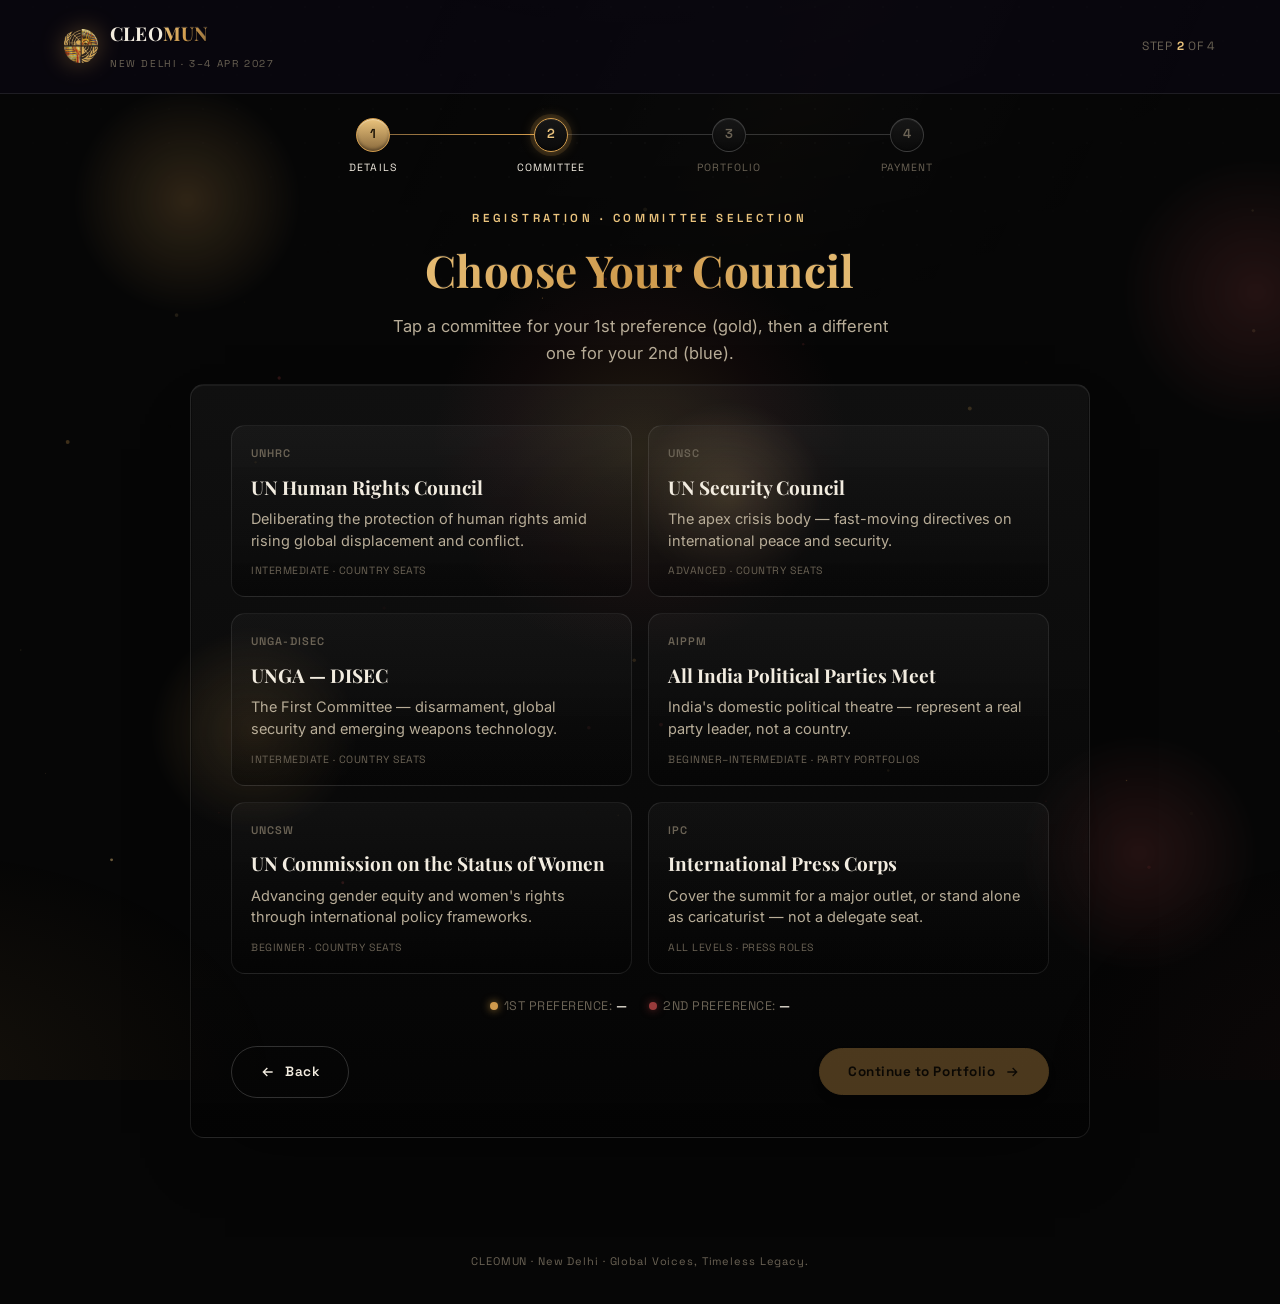
<file: portfolio.html>
<!DOCTYPE html>
<html lang="en">
<head>
<meta charset="UTF-8">
<meta name="viewport" content="width=device-width, initial-scale=1.0">
<title>Portfolio Preferences — CLEOMUN 2027</title>
<link rel="icon" href="logo-icon.png">
<link rel="stylesheet" href="style.css?v=2">
</head>
<body>

<canvas id="particles"></canvas>


<div id="transition-overlay">
  <svg id="scarab-fly" viewBox="0 0 64 64" fill="none"><path d="M32 20c-6 0-10 4-10 10 0 3 1 6 4 8-5 1-8 5-8 10 0 6 6 10 14 10s14-4 14-10c0-5-3-9-8-10 3-2 4-5 4-8 0-6-4-10-10-10z" fill="currentColor"/><path d="M14 24l-8-6 2 8 6-1-2 7 8-2-1 7 7-4v-6l-6-2 2-7-7 2 1-7-7 3z" fill="currentColor"/><path d="M50 24l8-6-2 8-6-1 2 7-8-2 1 7-7-4v-6l6-2-2-7 7 2-1-7 7 3z" fill="currentColor"/></svg>
</div>

<div id="toast"></div>

<div class="page page-enter">
  <header class="site-header">
    <a href="index.html" class="brand" data-nav>
      <img src="logo-icon.png" alt="CLEOMUN emblem" class="brand-logo">
      <span>
        <span class="brand-word">CLEO<b>MUN</b></span><br>
        <span class="brand-sub">New Delhi &middot; 3–4 Apr 2027</span>
      </span>
    </a>
    <div class="header-right">Step <strong>3</strong> of 4</div>
  </header>

  <div class="stepper">
    <div class="step is-done"><div class="step-oval">1</div><div class="step-label">Details</div></div>
    <div class="step is-done"><div class="step-line"></div><div class="step-oval">2</div><div class="step-label">Committee</div></div>
    <div class="step is-active"><div class="step-line"></div><div class="step-oval">3</div><div class="step-label">Portfolio</div></div>
    <div class="step"><div class="step-line"></div><div class="step-oval">4</div><div class="step-label">Payment</div></div>
  </div>

  <main>
    <div class="wrap">
      <div class="eyebrow">Registration &middot; Portfolio Preferences</div>
      <h1 class="page-title">Claim Your Seat</h1>
      <p class="page-sub">For each committee, name two portfolios in order of preference. Allotment isn't guaranteed but preferences are weighted heavily.</p>

      <form id="portfolio-form" class="panel panel-enter" novalidate>
        <div id="portfolio-host"></div>

        <div class="actions">
          <a href="committee.html" class="btn btn-ghost" data-nav>
            <svg viewBox="0 0 24 24" fill="none" stroke="currentColor" stroke-width="2"><path d="M19 12H5M11 6l-6 6 6 6"/></svg>
            Back
          </a>
          <button type="submit" class="btn btn-primary">
            Continue to Payment
            <svg viewBox="0 0 24 24" fill="none" stroke="currentColor" stroke-width="2"><path d="M5 12h14M13 6l6 6-6 6"/></svg>
          </button>
        </div>
      </form>
    </div>
  </main>

  <footer class="site-footer">CLEOMUN &middot; New Delhi &middot; Global Voices, Timeless Legacy.</footer>
</div>

<script src="script.js"></script>
</body>
</html>
</file>
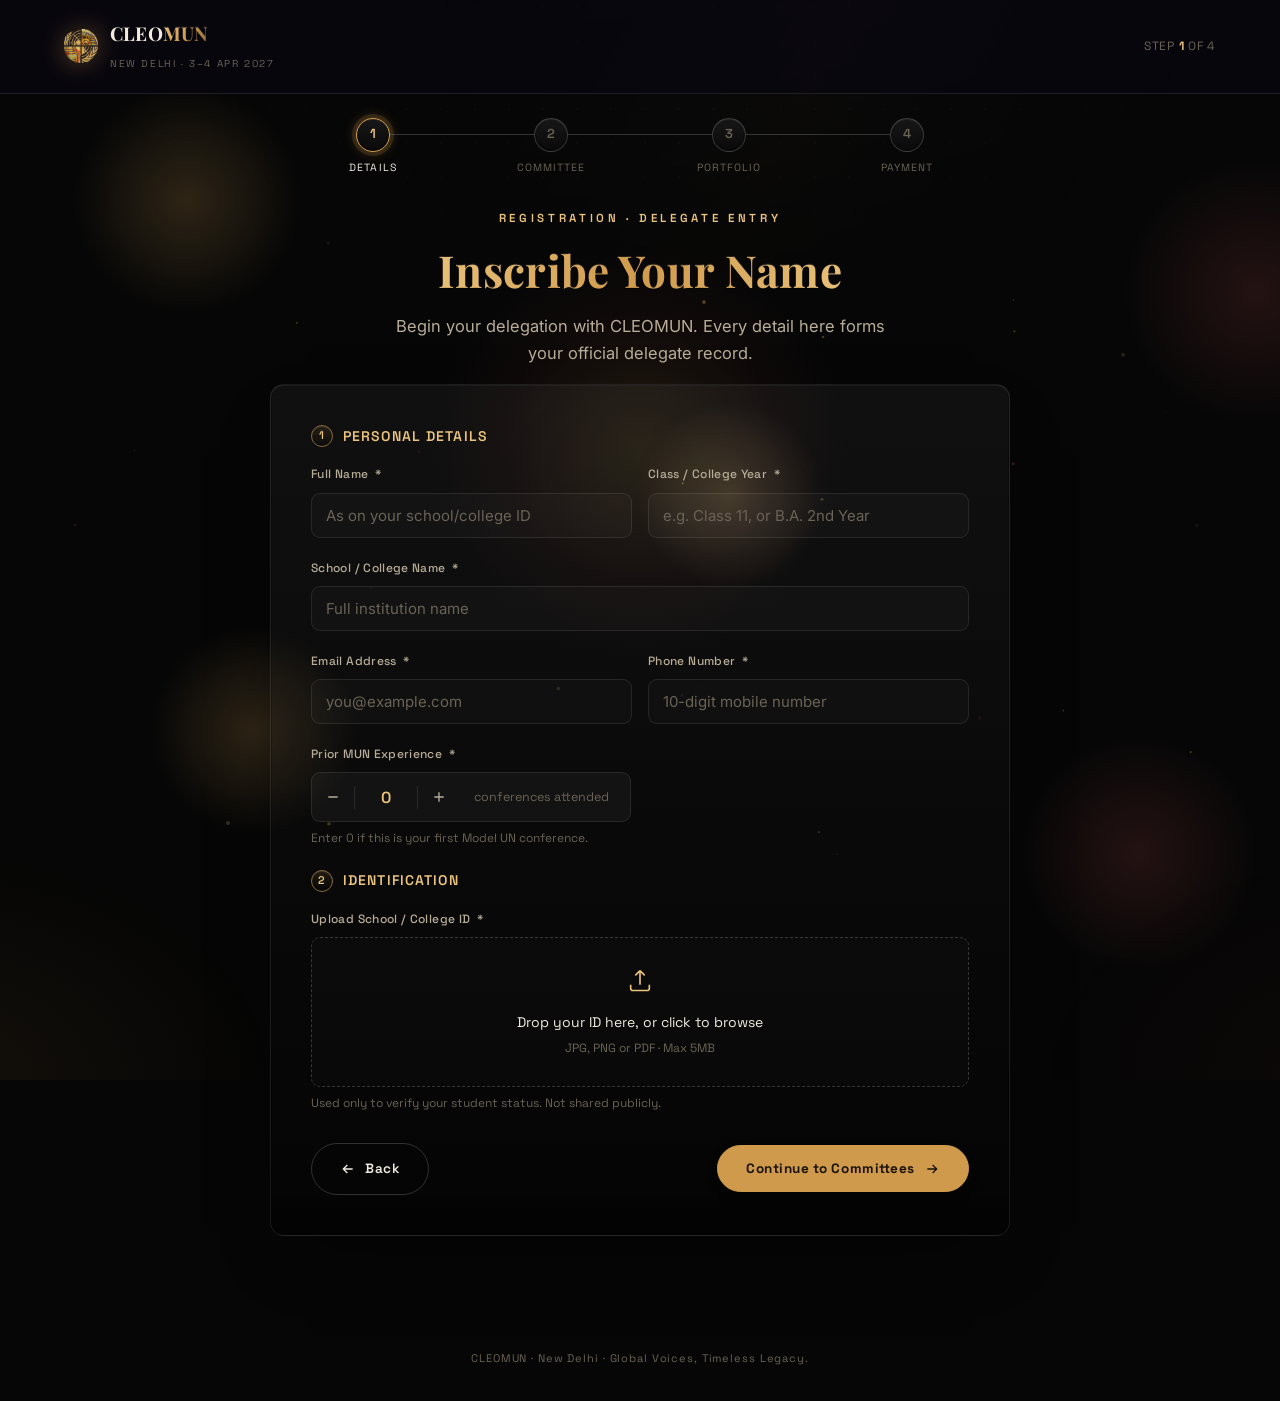
<file: register.html>
<!DOCTYPE html>
<html lang="en">
<head>
<meta charset="UTF-8">
<meta name="viewport" content="width=device-width, initial-scale=1.0">
<title>Register — CLEOMUN 2027</title>
<link rel="icon" href="logo-icon.png">
<link rel="stylesheet" href="style.css?v=2">
</head>
<body>

<canvas id="particles"></canvas>


<div id="transition-overlay">
  <svg id="scarab-fly" viewBox="0 0 64 64" fill="none"><path d="M32 20c-6 0-10 4-10 10 0 3 1 6 4 8-5 1-8 5-8 10 0 6 6 10 14 10s14-4 14-10c0-5-3-9-8-10 3-2 4-5 4-8 0-6-4-10-10-10z" fill="currentColor"/><path d="M14 24l-8-6 2 8 6-1-2 7 8-2-1 7 7-4v-6l-6-2 2-7-7 2 1-7-7 3z" fill="currentColor"/><path d="M50 24l8-6-2 8-6-1 2 7-8-2 1 7-7-4v-6l6-2-2-7 7 2-1-7 7 3z" fill="currentColor"/></svg>
</div>

<div id="toast"></div>

<div class="page page-enter">
  <header class="site-header">
    <a href="index.html" class="brand" data-nav>
      <img src="logo-icon.png" alt="CLEOMUN emblem" class="brand-logo">
      <span>
        <span class="brand-word">CLEO<b>MUN</b></span><br>
        <span class="brand-sub">New Delhi &middot; 3–4 Apr 2027</span>
      </span>
    </a>
    <div class="header-right">Step <strong>1</strong> of 4</div>
  </header>

  <div class="stepper">
    <div class="step is-active"><div class="step-oval">1</div><div class="step-label">Details</div></div>
    <div class="step"><div class="step-line"></div><div class="step-oval">2</div><div class="step-label">Committee</div></div>
    <div class="step"><div class="step-line"></div><div class="step-oval">3</div><div class="step-label">Portfolio</div></div>
    <div class="step"><div class="step-line"></div><div class="step-oval">4</div><div class="step-label">Payment</div></div>
  </div>

  <main>
    <div class="wrap">
      <div class="eyebrow">Registration &middot; Delegate Entry</div>
      <h1 class="page-title">Inscribe Your Name</h1>
      <p class="page-sub">Begin your delegation with CLEOMUN. Every detail here forms your official delegate record.</p>

      <form id="details-form" class="panel panel-enter" novalidate>
        <div class="section-title"><span class="num">1</span> Personal Details</div>

        <div class="field-row">
          <div class="field" id="field-fullName">
            <label>Full Name <span class="req">*</span></label>
            <input type="text" id="fullName" placeholder="As on your school/college ID" autocomplete="name">
            <div class="field-error">Please enter your full name.</div>
          </div>
          <div class="field" id="field-classYear">
            <label>Class / College Year <span class="req">*</span></label>
            <input type="text" id="classYear" placeholder="e.g. Class 11, or B.A. 2nd Year">
            <div class="field-error">This field is required.</div>
          </div>
        </div>

        <div class="field" id="field-institution">
          <label>School / College Name <span class="req">*</span></label>
          <input type="text" id="institution" placeholder="Full institution name">
          <div class="field-error">Please enter your school or college name.</div>
        </div>

        <div class="field-row">
          <div class="field" id="field-email">
            <label>Email Address <span class="req">*</span></label>
            <input type="email" id="email" placeholder="you@example.com" autocomplete="email">
            <div class="field-error">Enter a valid email address.</div>
          </div>
          <div class="field" id="field-phone">
            <label>Phone Number <span class="req">*</span></label>
            <input type="tel" id="phone" placeholder="10-digit mobile number" autocomplete="tel">
            <div class="field-error">Enter a valid 10-digit mobile number.</div>
          </div>
        </div>

        <div class="field" id="field-priorExperience">
          <label>Prior MUN Experience <span class="req">*</span></label>
          <div class="stepper-input">
            <button type="button" class="si-btn" id="exp-minus" aria-label="Decrease">
              <svg viewBox="0 0 24 24" fill="none" stroke="currentColor" stroke-width="2"><path d="M5 12h14"/></svg>
            </button>
            <input type="number" id="priorExperience" name="priorExperience" min="0" step="1" inputmode="numeric" placeholder="0" value="0">
            <button type="button" class="si-btn" id="exp-plus" aria-label="Increase">
              <svg viewBox="0 0 24 24" fill="none" stroke="currentColor" stroke-width="2"><path d="M12 5v14M5 12h14"/></svg>
            </button>
            <span class="si-suffix">conferences attended</span>
          </div>
          <div class="field-error">Enter the number of conferences you've attended (0 or more).</div>
          <div class="field-hint">Enter 0 if this is your first Model UN conference.</div>
        </div>

        <div class="section-title" style="margin-top:8px;"><span class="num">2</span> Identification</div>

        <div class="field" id="field-id">
          <label>Upload School / College ID <span class="req">*</span></label>
          <div class="dropzone" id="id-dropzone">
            <input type="file" id="id-file" accept="image/*,.pdf">
            <svg viewBox="0 0 24 24" fill="none" stroke="currentColor" stroke-width="1.4"><path d="M12 16V4M12 4l-4 4M12 4l4 4"/><path d="M4 16v3a2 2 0 002 2h12a2 2 0 002-2v-3"/></svg>
            <div class="dz-title">Drop your ID here, or click to browse</div>
            <div class="dz-sub">JPG, PNG or PDF &middot; Max 5MB</div>
            <div class="dz-file">
              <svg viewBox="0 0 24 24" fill="none" stroke="currentColor" stroke-width="2"><path d="M20 6L9 17l-5-5"/></svg>
              <span class="dz-filename"></span>
              <button type="button" class="dz-remove">Remove</button>
            </div>
          </div>
          <div class="field-error">Please upload your school/college ID.</div>
          <div class="field-hint">Used only to verify your student status. Not shared publicly.</div>
        </div>

        <div class="actions">
          <a href="type.html" class="btn btn-ghost" data-nav>
            <svg viewBox="0 0 24 24" fill="none" stroke="currentColor" stroke-width="2"><path d="M19 12H5M11 6l-6 6 6 6"/></svg>
            Back
          </a>
          <button type="submit" class="btn btn-primary">
            Continue to Committees
            <svg viewBox="0 0 24 24" fill="none" stroke="currentColor" stroke-width="2"><path d="M5 12h14M13 6l6 6-6 6"/></svg>
          </button>
        </div>
      </form>
    </div>
  </main>

  <footer class="site-footer">CLEOMUN &middot; New Delhi &middot; Global Voices, Timeless Legacy.</footer>
</div>

<script src="script.js"></script>
</body>
</html>
</file>
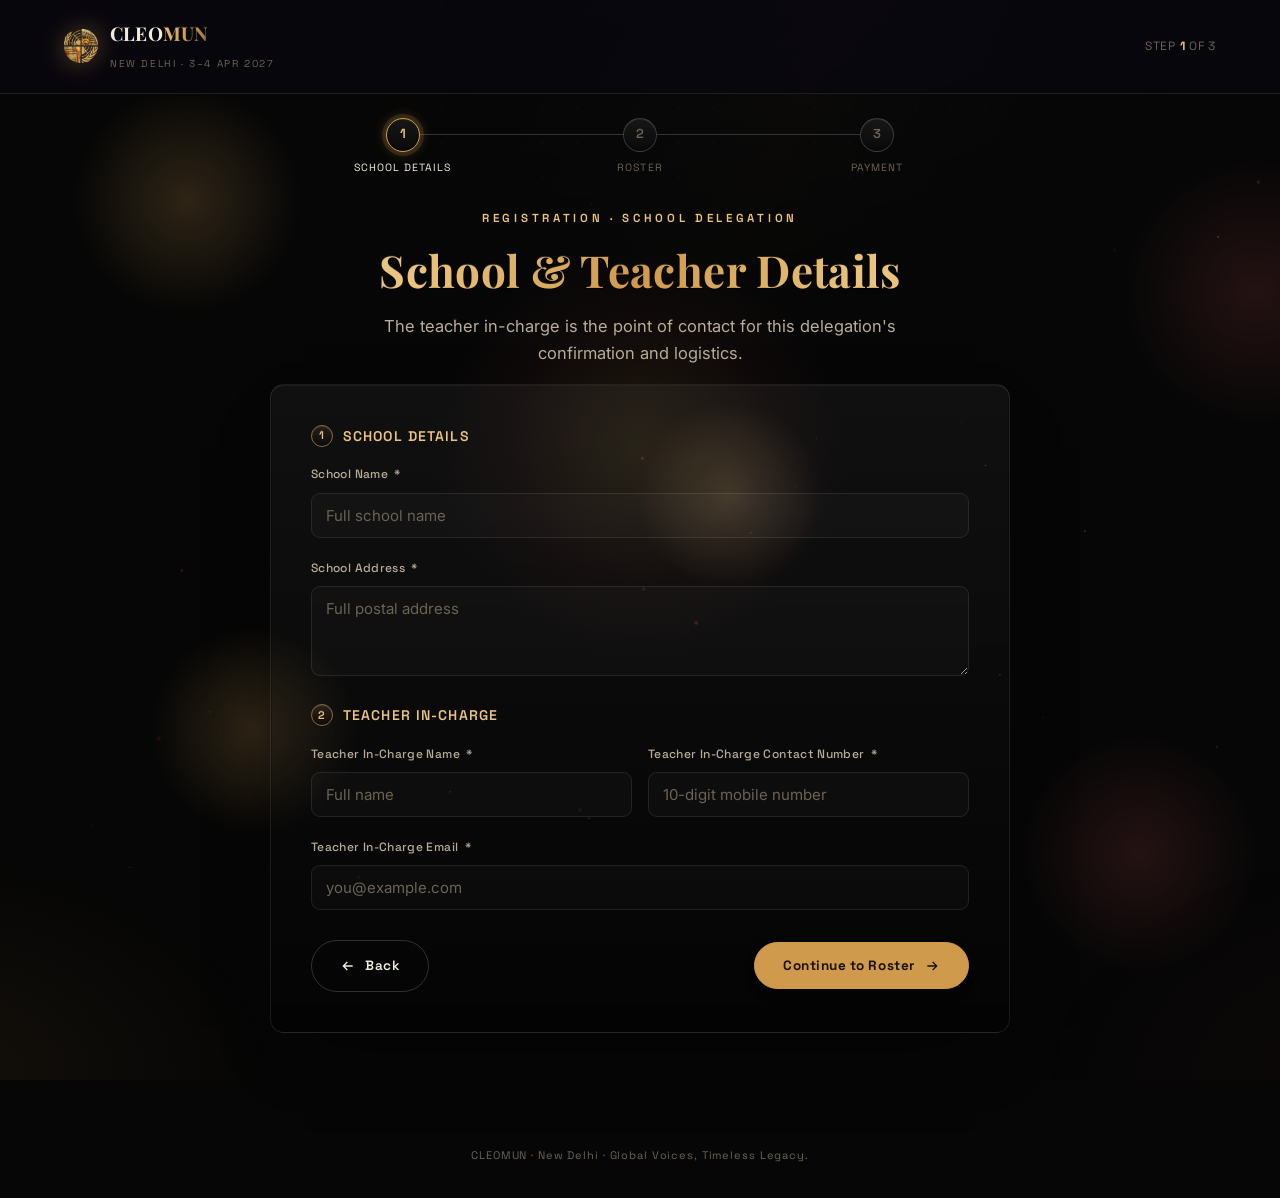
<file: school-details.html>
<!DOCTYPE html>
<html lang="en">
<head>
<meta charset="UTF-8">
<meta name="viewport" content="width=device-width, initial-scale=1.0">
<title>School Registration — CLEOMUN 2027</title>
<link rel="icon" href="logo-icon.png">
<link rel="stylesheet" href="style.css?v=2">
</head>
<body>

<canvas id="particles"></canvas>

<div id="transition-overlay">
  <svg id="scarab-fly" viewBox="0 0 64 64" fill="none"><path d="M32 20c-6 0-10 4-10 10 0 3 1 6 4 8-5 1-8 5-8 10 0 6 6 10 14 10s14-4 14-10c0-5-3-9-8-10 3-2 4-5 4-8 0-6-4-10-10-10z" fill="currentColor"/><path d="M14 24l-8-6 2 8 6-1-2 7 8-2-1 7 7-4v-6l-6-2 2-7-7 2 1-7-7 3z" fill="currentColor"/><path d="M50 24l8-6-2 8-6-1 2 7-8-2 1 7-7-4v-6l6-2-2-7 7 2-1-7 7 3z" fill="currentColor"/></svg>
</div>

<div id="toast"></div>

<div class="page page-enter">
  <header class="site-header">
    <a href="index.html" class="brand" data-nav>
      <img src="logo-icon.png" alt="CLEOMUN emblem" class="brand-logo">
      <span>
        <span class="brand-word">CLEO<b>MUN</b></span><br>
        <span class="brand-sub">New Delhi &middot; 3–4 Apr 2027</span>
      </span>
    </a>
    <div class="header-right">Step <strong>1</strong> of 3</div>
  </header>

  <div class="stepper">
    <div class="step is-active"><div class="step-oval">1</div><div class="step-label">School Details</div></div>
    <div class="step"><div class="step-line"></div><div class="step-oval">2</div><div class="step-label">Roster</div></div>
    <div class="step"><div class="step-line"></div><div class="step-oval">3</div><div class="step-label">Payment</div></div>
  </div>

  <main>
    <div class="wrap">
      <div class="eyebrow">Registration &middot; School Delegation</div>
      <h1 class="page-title">School &amp; Teacher Details</h1>
      <p class="page-sub">The teacher in-charge is the point of contact for this delegation's confirmation and logistics.</p>

      <form id="school-details-form" class="panel panel-enter" novalidate>
        <div class="section-title"><span class="num">1</span> School Details</div>

        <div class="field" id="field-schoolName">
          <label>School Name <span class="req">*</span></label>
          <input type="text" id="schoolName" placeholder="Full school name">
          <div class="field-error">Please enter your school's name.</div>
        </div>

        <div class="field" id="field-schoolAddress">
          <label>School Address <span class="req">*</span></label>
          <textarea id="schoolAddress" placeholder="Full postal address"></textarea>
          <div class="field-error">Please enter your school's address.</div>
        </div>

        <div class="section-title" style="margin-top:8px;"><span class="num">2</span> Teacher In-Charge</div>

        <div class="field-row">
          <div class="field" id="field-teacherName">
            <label>Teacher In-Charge Name <span class="req">*</span></label>
            <input type="text" id="teacherName" placeholder="Full name" autocomplete="name">
            <div class="field-error">Please enter the teacher in-charge's name.</div>
          </div>
          <div class="field" id="field-teacherPhone">
            <label>Teacher In-Charge Contact Number <span class="req">*</span></label>
            <input type="tel" id="teacherPhone" placeholder="10-digit mobile number" autocomplete="tel">
            <div class="field-error">Enter a valid 10-digit mobile number.</div>
          </div>
        </div>

        <div class="field" id="field-teacherEmail">
          <label>Teacher In-Charge Email <span class="req">*</span></label>
          <input type="email" id="teacherEmail" placeholder="you@example.com" autocomplete="email">
          <div class="field-error">Enter a valid email address.</div>
        </div>

        <div class="actions">
          <a href="type.html" class="btn btn-ghost" data-nav>
            <svg viewBox="0 0 24 24" fill="none" stroke="currentColor" stroke-width="2"><path d="M19 12H5M11 6l-6 6 6 6"/></svg>
            Back
          </a>
          <button type="submit" class="btn btn-primary">
            Continue to Roster
            <svg viewBox="0 0 24 24" fill="none" stroke="currentColor" stroke-width="2"><path d="M5 12h14M13 6l6 6-6 6"/></svg>
          </button>
        </div>
      </form>
    </div>
  </main>

  <footer class="site-footer">CLEOMUN &middot; New Delhi &middot; Global Voices, Timeless Legacy.</footer>
</div>

<script src="script.js"></script>
</body>
</html>
</file>
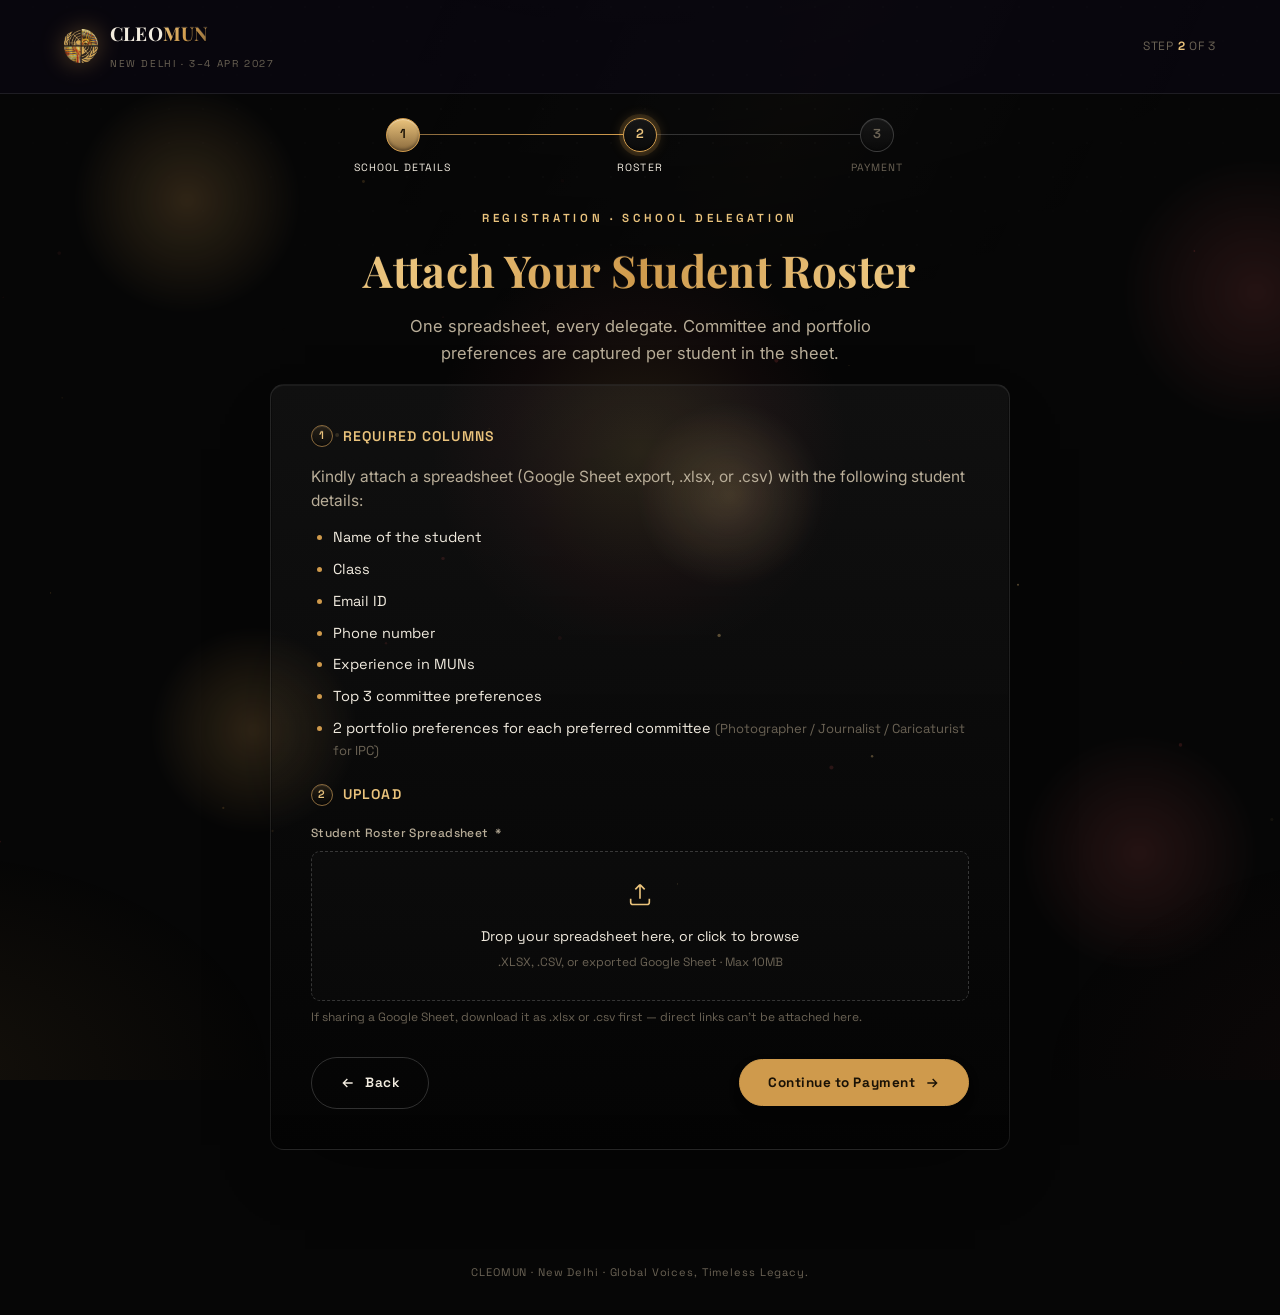
<file: school-roster.html>
<!DOCTYPE html>
<html lang="en">
<head>
<meta charset="UTF-8">
<meta name="viewport" content="width=device-width, initial-scale=1.0">
<title>Student Roster — CLEOMUN 2027</title>
<link rel="icon" href="logo-icon.png">
<link rel="stylesheet" href="style.css?v=2">
</head>
<body>

<canvas id="particles"></canvas>

<div id="transition-overlay">
  <svg id="scarab-fly" viewBox="0 0 64 64" fill="none"><path d="M32 20c-6 0-10 4-10 10 0 3 1 6 4 8-5 1-8 5-8 10 0 6 6 10 14 10s14-4 14-10c0-5-3-9-8-10 3-2 4-5 4-8 0-6-4-10-10-10z" fill="currentColor"/><path d="M14 24l-8-6 2 8 6-1-2 7 8-2-1 7 7-4v-6l-6-2 2-7-7 2 1-7-7 3z" fill="currentColor"/><path d="M50 24l8-6-2 8-6-1 2 7-8-2 1 7-7-4v-6l6-2-2-7 7 2-1-7 7 3z" fill="currentColor"/></svg>
</div>

<div id="toast"></div>

<div class="page page-enter">
  <header class="site-header">
    <a href="index.html" class="brand" data-nav>
      <img src="logo-icon.png" alt="CLEOMUN emblem" class="brand-logo">
      <span>
        <span class="brand-word">CLEO<b>MUN</b></span><br>
        <span class="brand-sub">New Delhi &middot; 3–4 Apr 2027</span>
      </span>
    </a>
    <div class="header-right">Step <strong>2</strong> of 3</div>
  </header>

  <div class="stepper">
    <div class="step is-done"><div class="step-oval">1</div><div class="step-label">School Details</div></div>
    <div class="step is-active"><div class="step-line"></div><div class="step-oval">2</div><div class="step-label">Roster</div></div>
    <div class="step"><div class="step-line"></div><div class="step-oval">3</div><div class="step-label">Payment</div></div>
  </div>

  <main>
    <div class="wrap">
      <div class="eyebrow">Registration &middot; School Delegation</div>
      <h1 class="page-title">Attach Your Student Roster</h1>
      <p class="page-sub">One spreadsheet, every delegate. Committee and portfolio preferences are captured per student in the sheet.</p>

      <form id="roster-form" class="panel panel-enter" novalidate data-track="school">
        <div class="section-title"><span class="num">1</span> Required Columns</div>
        <p class="roster-note">Kindly attach a spreadsheet (Google Sheet export, .xlsx, or .csv) with the following student details:</p>
        <ul class="roster-list">
          <li>Name of the student</li>
          <li>Class</li>
          <li>Email ID</li>
          <li>Phone number</li>
          <li>Experience in MUNs</li>
          <li>Top 3 committee preferences</li>
          <li>2 portfolio preferences for each preferred committee <span class="roster-note-sub">(Photographer / Journalist / Caricaturist for IPC)</span></li>
        </ul>

        <div class="section-title" style="margin-top:22px;"><span class="num">2</span> Upload</div>

        <div class="field" id="field-roster">
          <label>Student Roster Spreadsheet <span class="req">*</span></label>
          <div class="dropzone" id="roster-dropzone">
            <input type="file" id="roster-file" accept=".xlsx,.xls,.csv,.pdf">
            <svg viewBox="0 0 24 24" fill="none" stroke="currentColor" stroke-width="1.4"><path d="M12 16V4M12 4l-4 4M12 4l4 4"/><path d="M4 16v3a2 2 0 002 2h12a2 2 0 002-2v-3"/></svg>
            <div class="dz-title">Drop your spreadsheet here, or click to browse</div>
            <div class="dz-sub">.XLSX, .CSV, or exported Google Sheet &middot; Max 10MB</div>
            <div class="dz-file">
              <svg viewBox="0 0 24 24" fill="none" stroke="currentColor" stroke-width="2"><path d="M20 6L9 17l-5-5"/></svg>
              <span class="dz-filename"></span>
              <button type="button" class="dz-remove">Remove</button>
            </div>
          </div>
          <div class="field-error">Please upload the student roster spreadsheet.</div>
          <div class="field-hint">If sharing a Google Sheet, download it as .xlsx or .csv first — direct links can't be attached here.</div>
        </div>

        <div class="actions">
          <a href="school-details.html" class="btn btn-ghost" data-nav>
            <svg viewBox="0 0 24 24" fill="none" stroke="currentColor" stroke-width="2"><path d="M19 12H5M11 6l-6 6 6 6"/></svg>
            Back
          </a>
          <button type="submit" class="btn btn-primary">
            Continue to Payment
            <svg viewBox="0 0 24 24" fill="none" stroke="currentColor" stroke-width="2"><path d="M5 12h14M13 6l6 6-6 6"/></svg>
          </button>
        </div>
      </form>
    </div>
  </main>

  <footer class="site-footer">CLEOMUN &middot; New Delhi &middot; Global Voices, Timeless Legacy.</footer>
</div>

<script src="script.js"></script>
</body>
</html>
</file>
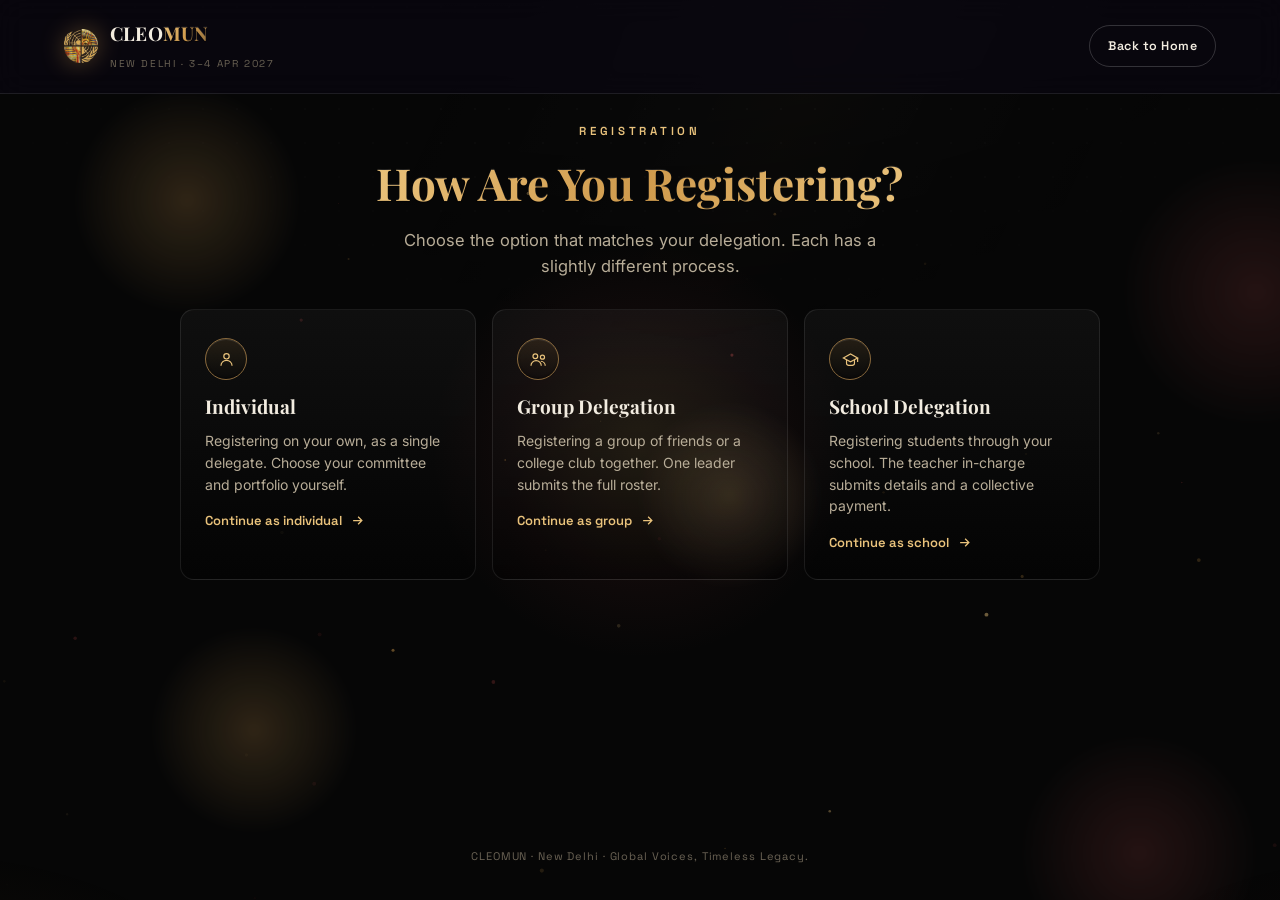
<file: type.html>
<!DOCTYPE html>
<html lang="en">
<head>
<meta charset="UTF-8">
<meta name="viewport" content="width=device-width, initial-scale=1.0">
<title>Register — CLEOMUN 2027</title>
<link rel="icon" href="logo-icon.png">
<link rel="stylesheet" href="style.css?v=2">
</head>
<body>

<canvas id="particles"></canvas>

<div id="transition-overlay">
  <svg id="scarab-fly" viewBox="0 0 64 64" fill="none"><path d="M32 20c-6 0-10 4-10 10 0 3 1 6 4 8-5 1-8 5-8 10 0 6 6 10 14 10s14-4 14-10c0-5-3-9-8-10 3-2 4-5 4-8 0-6-4-10-10-10z" fill="currentColor"/><path d="M14 24l-8-6 2 8 6-1-2 7 8-2-1 7 7-4v-6l-6-2 2-7-7 2 1-7-7 3z" fill="currentColor"/><path d="M50 24l8-6-2 8-6-1 2 7-8-2 1 7-7-4v-6l6-2-2-7 7 2-1-7 7 3z" fill="currentColor"/></svg>
</div>

<div id="toast"></div>

<div class="page page-enter">
  <header class="site-header">
    <a href="index.html" class="brand" data-nav>
      <img src="logo-icon.png" alt="CLEOMUN emblem" class="brand-logo">
      <span>
        <span class="brand-word">CLEO<b>MUN</b></span><br>
        <span class="brand-sub">New Delhi &middot; 3–4 Apr 2027</span>
      </span>
    </a>
    <a href="index.html" class="btn btn-ghost btn-sm" data-nav>Back to Home</a>
  </header>

  <main>
    <div class="wrap" style="max-width:920px;">
      <div class="eyebrow">Registration</div>
      <h1 class="page-title">How Are You Registering?</h1>
      <p class="page-sub">Choose the option that matches your delegation. Each has a slightly different process.</p>

      <div class="type-grid">
        <button type="button" class="type-card" id="type-individual">
          <span class="tc-icon">
            <svg viewBox="0 0 24 24" fill="none" stroke="currentColor" stroke-width="1.5"><circle cx="12" cy="8" r="3.4"/><path d="M5 20c0-3.9 3.1-7 7-7s7 3.1 7 7"/></svg>
          </span>
          <span class="tc-name">Individual</span>
          <span class="tc-desc">Registering on your own, as a single delegate. Choose your committee and portfolio yourself.</span>
          <span class="tc-cta">Continue as individual
            <svg viewBox="0 0 24 24" fill="none" stroke="currentColor" stroke-width="2"><path d="M5 12h14M13 6l6 6-6 6"/></svg>
          </span>
        </button>

        <button type="button" class="type-card" id="type-group">
          <span class="tc-icon">
            <svg viewBox="0 0 24 24" fill="none" stroke="currentColor" stroke-width="1.5"><circle cx="8" cy="8" r="3"/><circle cx="17" cy="9" r="2.6"/><path d="M2.5 20c0-3.6 2.9-6.5 6.5-6.5S15.5 16.4 15.5 20"/><path d="M15 14.2c2.9.2 5.5 2.6 5.5 5.8"/></svg>
          </span>
          <span class="tc-name">Group Delegation</span>
          <span class="tc-desc">Registering a group of friends or a college club together. One leader submits the full roster.</span>
          <span class="tc-cta">Continue as group
            <svg viewBox="0 0 24 24" fill="none" stroke="currentColor" stroke-width="2"><path d="M5 12h14M13 6l6 6-6 6"/></svg>
          </span>
        </button>

        <button type="button" class="type-card" id="type-school">
          <span class="tc-icon">
            <svg viewBox="0 0 24 24" fill="none" stroke="currentColor" stroke-width="1.5"><path d="M3 10l9-5 9 5-9 5-9-5z"/><path d="M7 12.5V17c0 1.4 2.2 2.5 5 2.5s5-1.1 5-2.5v-4.5"/><path d="M21 10v5"/></svg>
          </span>
          <span class="tc-name">School Delegation</span>
          <span class="tc-desc">Registering students through your school. The teacher in-charge submits details and a collective payment.</span>
          <span class="tc-cta">Continue as school
            <svg viewBox="0 0 24 24" fill="none" stroke="currentColor" stroke-width="2"><path d="M5 12h14M13 6l6 6-6 6"/></svg>
          </span>
        </button>
      </div>
    </div>
  </main>

  <footer class="site-footer">CLEOMUN &middot; New Delhi &middot; Global Voices, Timeless Legacy.</footer>
</div>

<script src="script.js"></script>
</body>
</html>
</file>
<file: style.css>
/* =========================================================
   CLEOMUN — Registration System
   Vintage, glossy-black lacquer palette: burnished antique gold
   on near-black, oxblood garnet as the secondary accent, warm
   ivory type. Carved/engraved inscription typography throughout.
   Display: Playfair Display · Body: Inter · UI: Space Grotesk
   ========================================================= */

@import url('https://fonts.googleapis.com/css2?family=Playfair+Display:ital,wght@0,600;0,700;0,800;1,600&family=Inter:wght@400;500;600;700&family=Space+Grotesk:wght@500;600;700&display=swap');

:root{
  --bg:          #060606;
  --bg-2:        #0a0a0a;
  --panel:       rgba(255,255,255,0.035);
  --panel-solid: #0d0d0d;
  --line:        rgba(255,255,255,0.09);
  --line-strong: rgba(255,255,255,0.18);

  --text:        #f2ece0;
  --text-dim:    #b8ad98;
  --text-faint:  #6b6355;

  --gold:        #cf9a4c;
  --gold-light:  #eac37c;
  --gold-dim:    #8a6a3d;
  --gold-ink:    #1a1206;

  --garnet:      #9a3b3b;
  --garnet-light:#c46a5c;

  --violet:      #9a3b3b;

  --err:         #b5453c;
  --ok:          #6f9468;

  --font-display: 'Playfair Display', serif;
  --font-body:    'Inter', sans-serif;
  --font-ui:      'Space Grotesk', sans-serif;

  --radius: 14px;
  --radius-sm: 9px;
  --ease: cubic-bezier(.22,.9,.32,1);
}

*,*::before,*::after{ box-sizing:border-box; }
html{ scroll-behavior:smooth; }
body{
  margin:0;
  min-height:100vh;
  background: var(--bg);
  color: var(--text);
  font-family: var(--font-body);
  font-size: 16.5px;
  line-height:1.6;
  position:relative;
  overflow-x:hidden;
  -webkit-font-smoothing: antialiased;
}

/* ---------- ambient colour wash + drifting glow orbs (pure CSS, every page) ---------- */
body::before{
  content:"";
  position:fixed; inset:-20%;
  z-index:0; pointer-events:none;
  background:
    radial-gradient(60vw 40vw at 50% -8%, rgba(255,255,255,0.05), transparent 62%),
    radial-gradient(46vw 30vw at 10% 100%, rgba(207,154,76,0.08), transparent 60%),
    radial-gradient(46vw 30vw at 92% 100%, rgba(154,59,59,0.06), transparent 60%);
}
/* glossy sweep — a slow band of light passing over lacquered black, like polished wood or piano finish */
body::after{
  content:"";
  position:fixed; inset:-20%;
  z-index:0; pointer-events:none;
  background: linear-gradient(115deg,
    transparent 32%,
    rgba(255,255,255,0.028) 46%,
    rgba(234,195,124,0.05) 50%,
    rgba(255,255,255,0.028) 54%,
    transparent 68%),
    radial-gradient(rgba(255,255,255,0.045) 1px, transparent 1px);
  background-size: auto, 34px 34px;
  animation: sheenSweep 13s ease-in-out infinite;
  mask-image: radial-gradient(ellipse 70% 55% at 50% 0%, black 0%, transparent 78%);
  -webkit-mask-image: radial-gradient(ellipse 70% 55% at 50% 0%, black 0%, transparent 78%);
}
@keyframes sheenSweep{
  0%,100%{ transform: translate(-6%,-4%); }
  50%{ transform: translate(6%,4%); }
}
/* floating decorative orbs injected by script.js — small, blurred, drifting */
.float-orb{
  position:fixed;
  z-index:0;
  pointer-events:none;
  border-radius:50%;
  filter: blur(2px);
  opacity:.4;
  mix-blend-mode: screen;
  animation-name: orbFloat;
  animation-timing-function: ease-in-out;
  animation-iteration-count: infinite;
}
@keyframes orbFloat{
  0%,100%{ transform: translate(0,0) scale(1); }
  50%{ transform: translate(var(--dx,18px), var(--dy,-26px)) scale(1.12); }
}

/* cursor glow — injected by script.js, multi-hue, follows the pointer */
#cursor-glow{
  position:fixed; top:0; left:0;
  width:420px; height:420px;
  border-radius:50%;
  background: radial-gradient(circle,
    rgba(207,154,76,0.14) 0%,
    rgba(154,59,59,0.06) 45%,
    transparent 70%);
  transform: translate(-50%,-50%);
  pointer-events:none;
  z-index:1;
  mix-blend-mode: screen;
  transition: opacity .4s ease;
}
@media (max-width:900px){ #cursor-glow, .float-orb{ display:none; } }

canvas#particles{
  position:fixed; inset:0; width:100%; height:100%;
  z-index:0; pointer-events:none; opacity:.75;
}

a{ color:var(--gold-light); text-decoration:none; }
::selection{ background:var(--gold); color:var(--gold-ink); }

/* =========== layout shells =========== */
.page{ position:relative; z-index:3; min-height:100vh; display:flex; flex-direction:column; }

.site-header{
  display:flex; align-items:center; justify-content:space-between;
  padding: 18px clamp(20px,5vw,64px);
  border-bottom: 1px solid var(--line);
  backdrop-filter: blur(14px);
  background: rgba(10,8,18,0.62);
  position:sticky; top:0; z-index:50;
}
.brand{ display:flex; align-items:center; gap:12px; text-decoration:none; color:var(--text); }
.brand-logo{
  width:34px; height:34px; flex-shrink:0; object-fit:contain;
  filter: drop-shadow(0 0 12px rgba(240,180,83,0.45));
  transition: filter .25s ease, transform .25s ease;
}
.brand:hover .brand-logo{ filter: drop-shadow(0 0 20px rgba(240,180,83,0.7)); transform: rotate(-4deg) scale(1.05); }
.brand-word{ font-family:var(--font-display); font-weight:700; letter-spacing:.01em; font-size:19px; color:var(--text); }
.brand-word b{
  background: linear-gradient(120deg, var(--gold-light), var(--gold) 55%, var(--gold-dim));
  -webkit-background-clip:text; background-clip:text; -webkit-text-fill-color:transparent;
  filter: drop-shadow(0 1px 0 rgba(0,0,0,.6)) drop-shadow(0 -1px 0 rgba(255,255,255,.1));
}
.brand-sub{ font-family:var(--font-ui); font-size:10px; letter-spacing:.16em; color:var(--text-faint); text-transform:uppercase; margin-top:2px; }
.header-right{ font-family:var(--font-ui); font-size:12px; letter-spacing:.06em; color:var(--text-faint); text-transform:uppercase; }
.header-right strong{ color:var(--gold-light); }

/* =========== divider =========== */
.rule{ position:relative; height:2px; width:70px; margin: 0 auto 30px;
  background:linear-gradient(90deg, transparent, rgba(0,0,0,.55) 12%, rgba(0,0,0,.55) 88%, transparent);
  box-shadow: 0 1px 0 rgba(255,255,255,.09); }
.rule::after{
  content:"◆"; position:absolute; left:50%; top:50%; transform:translate(-50%,-50%);
  font-size:9px; color:var(--gold-light); background:var(--bg); padding:0 8px;
  text-shadow: 0 1px 0 rgba(0,0,0,.6), 0 -1px 0 rgba(255,255,255,.15);
}

/* =========== stepper =========== */
.stepper{ display:flex; align-items:center; justify-content:center; padding: 24px clamp(16px,5vw,64px) 4px; max-width:840px; margin:0 auto; width:100%; }
.step{ display:flex; flex-direction:column; align-items:center; gap:8px; flex:1; position:relative; }
.step-oval{
  width:34px; height:34px; border-radius:50%;
  border:1.5px solid var(--line-strong);
  display:flex; align-items:center; justify-content:center;
  font-family:var(--font-ui); font-weight:600; font-size:13px; color:var(--text-faint);
  background: linear-gradient(180deg, rgba(255,255,255,0.04), rgba(0,0,0,0.25)), var(--panel-solid);
  box-shadow: inset 0 1px 0 rgba(255,255,255,.06), inset 0 -1px 2px rgba(0,0,0,.45);
  transition: all .4s var(--ease);
  z-index:2;
}
.step.is-done .step-oval, .step.is-active .step-oval{
  border-color:var(--gold); color:var(--gold-light);
  text-shadow: 0 1px 0 rgba(0,0,0,.6), 0 -1px 0 rgba(255,255,255,.1);
}
.step.is-active .step-oval{
  box-shadow: inset 0 1px 0 rgba(255,255,255,.08), inset 0 -1px 2px rgba(0,0,0,.4), 0 0 0 4px rgba(240,180,83,0.12), 0 0 14px rgba(240,180,83,0.3);
  animation: stepPulse 2.4s ease-in-out infinite;
}
@keyframes stepPulse{
  0%,100%{ box-shadow: inset 0 1px 0 rgba(255,255,255,.08), inset 0 -1px 2px rgba(0,0,0,.4), 0 0 0 4px rgba(240,180,83,0.12), 0 0 12px rgba(240,180,83,0.28); }
  50%{ box-shadow: inset 0 1px 0 rgba(255,255,255,.08), inset 0 -1px 2px rgba(0,0,0,.4), 0 0 0 6px rgba(240,180,83,0.08), 0 0 20px rgba(240,180,83,0.45); }
}
.step.is-done .step-oval{
  background: linear-gradient(180deg, var(--gold-light), var(--gold-dim));
  box-shadow: inset 0 1px 1px rgba(255,255,255,.4), inset 0 -2px 3px rgba(0,0,0,.35);
  color:var(--gold-ink); border-color:var(--gold); text-shadow:none;
}
.step-label{ font-family:var(--font-ui); font-size:10.5px; letter-spacing:.1em; text-transform:uppercase; color:var(--text-faint); text-align:center; }
.step.is-active .step-label, .step.is-done .step-label{ color:var(--text); }
.step-line{ position:absolute; top:16px; left:calc(-50% + 17px); right:calc(50% + 17px); height:1px; background:var(--line-strong); z-index:1; }
.step:first-child .step-line{ display:none; }
.step.is-done .step-line, .step.is-active .step-line{ background: linear-gradient(90deg, var(--gold-dim), var(--gold)); }

/* =========== main content =========== */
main{ flex:1; display:flex; justify-content:center; padding: 20px clamp(16px,5vw,64px) 90px; position:relative; z-index:2; }
.wrap{ width:100%; max-width: 740px; }

.eyebrow{
  font-family:var(--font-ui); font-size:11.5px; font-weight:600; letter-spacing:.32em; text-transform:uppercase;
  color:var(--gold-light); text-align:center; margin: 8px 0 8px;
  text-shadow: 0 1px 0 rgba(0,0,0,.65), 0 -1px 0 rgba(255,255,255,.08);
}
h1.page-title{
  font-family:var(--font-display); font-weight:700; font-style:normal;
  font-size:clamp(30px,5vw,44px); text-align:center; letter-spacing:.008em;
  background: linear-gradient(100deg, var(--gold-light) 20%, var(--gold) 50%, var(--gold-light) 80%);
  -webkit-background-clip:text; background-clip:text; -webkit-text-fill-color:transparent;
  filter: drop-shadow(0 1px 0 rgba(0,0,0,.6)) drop-shadow(0 -1px 0 rgba(255,255,255,.1));
  margin:0 0 8px;
}
p.page-sub{ text-align:center; color:var(--text-dim); font-size:16.5px; max-width:520px; margin: 0 auto 6px; }

/* =========== card / panel =========== */
.panel{
  position:relative;
  background: linear-gradient(180deg, rgba(255,255,255,0.045), rgba(0,0,0,0.35));
  border:1px solid var(--line);
  border-radius: var(--radius);
  padding: clamp(22px,4vw,40px);
  margin-top: 18px;
  backdrop-filter: blur(18px);
  box-shadow:
    0 30px 70px -35px rgba(0,0,0,.65),
    inset 0 1px 0 rgba(255,255,255,0.07),
    inset 0 0 0 1px rgba(0,0,0,.3),
    inset 0 -1px 0 rgba(0,0,0,.35);
}
.section-title{
  font-family:var(--font-ui); font-weight:600; font-size:14px; letter-spacing:.08em; text-transform:uppercase;
  color:var(--gold-light); margin: 0 0 18px; display:flex; align-items:center; gap:10px;
}
.section-title .num{
  width:22px; height:22px; border:1px solid var(--gold-dim); border-radius:50%;
  display:flex; align-items:center; justify-content:center; font-family:var(--font-ui); font-size:11px; color:var(--gold-light); flex-shrink:0;
  background: linear-gradient(180deg, rgba(240,180,83,0.1), rgba(0,0,0,0.2));
  box-shadow: inset 0 1px 0 rgba(255,255,255,.1), inset 0 -1px 2px rgba(0,0,0,.4);
  text-shadow: 0 1px 0 rgba(0,0,0,.6), 0 -1px 0 rgba(255,255,255,.1);
}

/* =========== form elements =========== */
.field{ margin-bottom: 21px; }
.field-row{ display:grid; grid-template-columns:1fr 1fr; gap:16px; }
@media (max-width:600px){ .field-row{ grid-template-columns:1fr; } }

label{ display:block; font-family:var(--font-ui); font-size:12px; font-weight:500; letter-spacing:.03em; color:var(--text-dim); margin-bottom:8px; }
label .req{ color:var(--carnelian); margin-left:3px; }
label .opt{ text-transform:none; letter-spacing:0; color:var(--text-faint); font-size:11px; margin-left:6px; }

input[type="text"], input[type="email"], input[type="tel"], select, textarea{
  width:100%; background: rgba(255,255,255,0.025); border:1px solid var(--line);
  color: var(--text); font-family: var(--font-body); font-size:15px; padding: 12px 14px;
  border-radius: var(--radius-sm); outline:none; appearance:none;
  transition: border-color .2s ease, box-shadow .2s ease, background .2s ease;
}
textarea{ resize:vertical; min-height:90px; }
input::placeholder, textarea::placeholder{ color:var(--text-faint); }
select{
  background-image: url("data:image/svg+xml,%3Csvg xmlns='http://www.w3.org/2000/svg' viewBox='0 0 20 20' fill='%23f0b453'%3E%3Cpath d='M5.5 7.5l4.5 5 4.5-5z'/%3E%3C/svg%3E");
  background-repeat:no-repeat; background-position: right 14px center; background-size:16px; padding-right:38px;
}
select option{ background:var(--panel-solid); color:var(--text); }
input:focus, select:focus, textarea:focus{ border-color: var(--gold); background: rgba(240,180,83,0.06); box-shadow: 0 0 0 4px rgba(240,180,83,0.14); }
.field.invalid input, .field.invalid select, .field.invalid textarea{ border-color: var(--err); box-shadow: 0 0 0 4px rgba(239,106,88,0.14); }
.field-error{ display:none; font-family:var(--font-ui); font-size:12px; color: var(--err); margin-top:7px; }
.field.invalid .field-error{ display:block; }
.field-hint{ font-family:var(--font-ui); font-size:12px; color:var(--text-faint); margin-top:7px; }

/* =========== numeric stepper input =========== */
.stepper-input{
  display:flex; align-items:center;
  border:1px solid var(--line); border-radius: var(--radius-sm);
  background: rgba(255,255,255,0.04); overflow:hidden; max-width:320px;
  transition: border-color .2s ease, box-shadow .2s ease;
}
.stepper-input:focus-within{ border-color: var(--gold); box-shadow: 0 0 0 4px rgba(240,180,83,0.14); }
.si-btn{
  flex-shrink:0; width:42px; height:48px; display:flex; align-items:center; justify-content:center;
  background: transparent; border:none; color: var(--text-dim); cursor:pointer;
  transition: background .18s ease, color .18s ease;
}
.si-btn:hover{ background: rgba(240,180,83,0.12); color:var(--gold-light); }
.si-btn svg{ width:16px; height:16px; }
.stepper-input input[type="number"]{
  width:64px; flex-shrink:0; text-align:center;
  border:none; border-left:1px solid var(--line); border-right:1px solid var(--line);
  background:transparent; border-radius:0;
  font-family: var(--font-ui); font-weight:600; font-size:16px; color:var(--gold-light);
  -moz-appearance: textfield;
}
.stepper-input input[type="number"]::-webkit-outer-spin-button, .stepper-input input[type="number"]::-webkit-inner-spin-button{ -webkit-appearance:none; margin:0; }
.stepper-input input[type="number"]:focus{ box-shadow:none; }
.si-suffix{ font-family: var(--font-ui); font-size:12.5px; color:var(--text-faint); padding: 0 16px 0 14px; white-space:nowrap; }
@media (max-width:420px){ .si-suffix{ display:none; } }

/* =========== file dropzone =========== */
.dropzone{
  border: 1.5px dashed var(--line-strong); border-radius: var(--radius-sm);
  padding: 28px 20px; text-align:center; cursor:pointer;
  transition: all .22s ease; position:relative; background: rgba(255,255,255,0.015);
}
.dropzone:hover, .dropzone.drag{ border-color:var(--gold); background: rgba(240,180,83,0.06); }
.dropzone input[type=file]{ position:absolute; inset:0; opacity:0; cursor:pointer; width:100%; height:100%; }
.dropzone svg{ width:28px; height:28px; margin-bottom:10px; color:var(--gold-light); }
.dz-title{ font-family:var(--font-ui); font-size:14px; color:var(--text); }
.dz-sub{ font-family:var(--font-ui); font-size:12px; color:var(--text-faint); margin-top:5px; }
.dz-file{
  display:none; align-items:center; gap:10px; margin-top:14px; padding:10px 14px;
  background: rgba(79,211,154,0.09); border:1px solid rgba(79,211,154,0.32); border-radius: var(--radius-sm);
  font-family:var(--font-ui); font-size:13px; color:#bdeed8; text-align:left;
}
.dz-file.show{ display:flex; }
.dz-file svg{ width:16px; height:16px; margin:0; flex-shrink:0; color:var(--ok); }
.dz-remove{ margin-left:auto; cursor:pointer; color:var(--text-faint); font-size:12px; text-decoration:underline; background:none; border:none; font-family:var(--font-ui); }

/* =========== committee cards (step 2 + landing preview) =========== */
.committee-grid{ display:grid; grid-template-columns: repeat(2, 1fr); gap:16px; }
@media (max-width:640px){ .committee-grid{ grid-template-columns:1fr; } }

.committee-card{
  position:relative; border:1px solid var(--line);
  background: linear-gradient(180deg, rgba(255,255,255,0.035), rgba(0,0,0,0.3));
  border-radius:var(--radius); padding: 19px 19px 16px; cursor:pointer;
  transition: all .28s var(--ease); overflow:hidden;
}
.committee-card::before{
  content:""; position:absolute; inset:0;
  background: radial-gradient(circle at 20% 0%, rgba(240,180,83,0.14), transparent 60%);
  opacity:0; transition:opacity .3s ease;
}
.committee-card:hover{ border-color: var(--line-strong); transform: translateY(-3px); box-shadow: 0 18px 34px -18px rgba(0,0,0,.5); }
.committee-card:hover::before{ opacity:1; }
.committee-card.pref1{ border-color: var(--gold); box-shadow: 0 0 0 1px var(--gold), 0 14px 34px -16px rgba(240,180,83,.45); background: linear-gradient(180deg, rgba(240,180,83,0.10), rgba(255,255,255,0.02)); }
.committee-card.pref2{ border-color: var(--garnet); box-shadow: 0 0 0 1px var(--garnet), 0 14px 34px -16px rgba(154,59,59,.4); background: linear-gradient(180deg, rgba(154,59,59,0.12), rgba(255,255,255,0.02)); }
.cc-top{ display:flex; align-items:flex-start; justify-content:space-between; gap:10px; }
.cc-code{ font-family:var(--font-ui); font-weight:600; font-size:11px; letter-spacing:.1em; color:var(--text-faint); text-transform:uppercase; }
.cc-badge{
  font-family:var(--font-ui); font-size:10.5px; font-weight:600; letter-spacing:.06em; text-transform:uppercase;
  padding:4px 10px; border-radius:999px; opacity:0; transform:scale(.85); transition: all .25s var(--ease);
}
.committee-card.pref1 .cc-badge{ opacity:1; transform:scale(1); background: linear-gradient(120deg, var(--gold-light), var(--gold)); color:var(--gold-ink); }
.committee-card.pref2 .cc-badge{ opacity:1; transform:scale(1); background: linear-gradient(120deg, var(--garnet-light), var(--garnet)); color:#2a0d0d; }
.cc-name{ font-family:var(--font-display); font-weight:700; font-size:19px; color:var(--text); margin: 9px 0 6px; }
.cc-desc{ font-family:var(--font-body); font-size:14.5px; color:var(--text-dim); line-height:1.5; }
.cc-meta{ margin-top:12px; font-family:var(--font-ui); font-size:10.5px; letter-spacing:.05em; color:var(--text-faint); text-transform:uppercase; }

.pref-summary{ display:flex; gap:22px; justify-content:center; margin-top:22px; font-family:var(--font-ui); font-size:12.5px; letter-spacing:.04em; text-transform:uppercase; flex-wrap:wrap; }
.pref-summary span{ color:var(--text-faint); }
.pref-summary b{ color:var(--text); font-weight:600; }
.dot{ width:8px; height:8px; border-radius:50%; display:inline-block; margin-right:6px; }
.dot.g{ background:var(--gold); box-shadow:0 0 8px rgba(240,180,83,.7); }
.dot.l{ background:var(--garnet); box-shadow:0 0 8px rgba(154,59,59,.7); }

/* =========== portfolio blocks =========== */
.portfolio-block{ border:1px solid var(--line); border-radius:var(--radius); padding:20px 22px 6px; margin-bottom:20px; background: rgba(255,255,255,0.015); }
.portfolio-block-head{ display:flex; align-items:center; gap:10px; margin-bottom:14px; }
.portfolio-block-head .swatch{ width:9px; height:9px; border-radius:50%; }
.portfolio-block-head h3{ font-family:var(--font-display); font-weight:700; font-size:16.5px; color:var(--text); margin:0; }
.portfolio-block-head small{ font-family:var(--font-ui); color:var(--text-faint); font-size:11.5px; }

/* =========== buttons =========== */
.actions{ display:flex; align-items:center; justify-content:space-between; margin-top: 30px; gap:14px; }
.btn{
  font-family:var(--font-ui); font-size:13.5px; font-weight:600; letter-spacing:.04em;
  padding: 14px 28px; border-radius: 999px; border:1px solid var(--gold);
  cursor:pointer; display:inline-flex; align-items:center; gap:9px;
  transition: transform .18s var(--ease), box-shadow .25s ease, filter .2s ease, background .2s ease;
  text-decoration:none; background:transparent; will-change: transform;
}
.btn-primary{
  background: var(--gold);
  border-color: var(--gold);
  color: var(--gold-ink); font-weight:700;
  box-shadow: 0 6px 16px -6px rgba(0,0,0,.4);
}
.btn-primary:hover{ filter:brightness(1.08); box-shadow:0 8px 20px -6px rgba(0,0,0,.45); }
.btn-primary:active{ transform:scale(.98); }
.btn-ghost{ color: var(--text); border-color: var(--line-strong); }
.btn-ghost:hover{ border-color:var(--gold); background: rgba(240,180,83,0.08); color:var(--gold-light); }
.btn[disabled]{ opacity:.35; cursor:not-allowed; pointer-events:none; }
.btn svg{ width:16px; height:16px; }
.btn-sm{ padding:10px 18px; font-size:12.5px; }
.btn-lg{ padding:18px 40px; font-size:14.5px; }

/* =========== footer =========== */
.site-footer{ text-align:center; padding: 24px 20px 34px; font-family:var(--font-ui); font-size:11px; letter-spacing:.08em; color:var(--text-faint); position:relative; z-index:3; }

/* =========== payment page =========== */
.summary-list{ display:flex; flex-direction:column; gap:0; }
.summary-row{ display:flex; justify-content:space-between; gap:20px; padding: 12px 0; border-bottom:1px dashed var(--line); font-family:var(--font-ui); font-size:14px; }
.summary-row:last-child{ border-bottom:none; }
.summary-row .k{ color:var(--text-faint); letter-spacing:.04em; text-transform:uppercase; font-size:11px; padding-top:2px;}
.summary-row .v{ color:var(--text); text-align:right; }
.summary-total{ display:flex; justify-content:space-between; align-items:baseline; margin-top:16px; padding-top:16px; border-top:1px solid var(--gold-dim); }
.summary-total .k{ font-family:var(--font-ui); letter-spacing:.08em; color:var(--gold-light); font-size:13.5px; text-transform:uppercase; }
.summary-total .v{ font-family:var(--font-display); font-weight:700; color:var(--gold-light); font-size:30px;
  text-shadow: 0 1px 0 rgba(0,0,0,.6), 0 -1px 0 rgba(255,255,255,.1); }

.pay-grid{ display:grid; grid-template-columns: 1fr 1fr; gap:24px; margin-top:8px; }
@media (max-width:640px){ .pay-grid{ grid-template-columns:1fr; } }
.qr-card{ border:1px solid var(--line); border-radius:var(--radius); padding:22px; text-align:center; background: rgba(255,255,255,0.018); }
.qr-frame{ width:170px; height:170px; margin: 0 auto 14px; padding:10px; background:#fff; border-radius:8px; display:flex; align-items:center; justify-content:center; box-shadow: 0 0 30px rgba(240,180,83,.25); }
.qr-frame svg{ width:100%; height:100%; }
.upi-id{ font-family:var(--font-ui); font-size:14px; color:var(--gold-light); margin-top:6px; }
.qr-note{ font-family:var(--font-ui); font-size:11px; color:var(--text-faint); margin-top:10px; line-height:1.55; }

.reg-id-banner{ display:none; text-align:center; padding: 42px 20px; }
.reg-id-banner.show{ display:block; }
.reg-id-banner .check{
  width:66px; height:66px; margin:0 auto 18px; border-radius:50%;
  border:1.5px solid var(--gold); display:flex; align-items:center; justify-content:center;
  box-shadow: 0 0 34px rgba(240,180,83,.4);
  animation: pop .5s var(--ease);
}
@keyframes pop{ from{ transform:scale(0); opacity:0; } to{ transform:scale(1); opacity:1; } }
.reg-id-banner .check svg{ width:28px; height:28px; color:var(--gold-light); }
.reg-id{ font-family:var(--font-display); font-weight:700; font-size: clamp(24px,4vw,34px); color:var(--gold-light); letter-spacing:.03em; margin: 10px 0 6px;
  text-shadow: 0 1px 0 rgba(0,0,0,.6), 0 -1px 0 rgba(255,255,255,.1); }
.reg-id-banner p{ color:var(--text-dim); }

/* =========== transitions =========== */
.page-enter{ animation: pageIn .6s var(--ease) both; }
@keyframes pageIn{ from{ opacity:0; transform: translateY(12px); } to{ opacity:1; transform:translateY(0); } }
.panel-enter{ animation: panelIn .5s .08s var(--ease) both; }
@keyframes panelIn{ from{ opacity:0; transform: translateY(16px) scale(.99); } to{ opacity:1; transform:translateY(0) scale(1); } }
.page-exit{ animation: pageOut .35s var(--ease) forwards; }
@keyframes pageOut{ to{ opacity:0; transform: translateY(-8px); } }

#transition-overlay{ position:fixed; inset:0; z-index:200; pointer-events:none; display:flex; align-items:center; justify-content:center; opacity:0; }
#transition-overlay::before{
  content:""; position:absolute; inset:0;
  background: radial-gradient(circle at 50% 50%, rgba(240,180,83,0.25), rgba(91,140,255,0.1) 45%, var(--bg) 75%);
  opacity:0;
}
#transition-overlay.run{ animation: overlayFade .85s var(--ease) forwards; }
#transition-overlay.run::before{ animation: overlayFlash .85s var(--ease) forwards; }
@keyframes overlayFade{ 0%{opacity:0;} 15%{opacity:1;} 85%{opacity:1;} 100%{opacity:0;} }
@keyframes overlayFlash{ 0%,35%{opacity:0;} 50%{opacity:1;} 65%{opacity:0;} 100%{opacity:0;} }
#scarab-fly{
  width:56px; height:56px; color: var(--gold-light);
  filter: drop-shadow(0 0 14px rgba(240,180,83,.65));
  opacity:0;
}
#transition-overlay.run #scarab-fly{ animation: scarabFly .85s cubic-bezier(.5,0,.3,1) forwards; }
@keyframes scarabFly{
  0%{ transform: translateX(-140px) rotate(0deg) scale(.7); opacity:0; }
  15%{ opacity:1; }
  50%{ transform: translateX(0) rotate(10deg) scale(1); }
  85%{ opacity:1; }
  100%{ transform: translateX(140px) rotate(-8deg) scale(.7); opacity:0; }
}

/* toast */
#toast{
  position:fixed; bottom:26px; left:50%; transform:translate(-50%, 16px);
  background: var(--panel-solid); border:1px solid rgba(239,106,88,0.4); border-left:3px solid var(--err);
  color:var(--text); font-family:var(--font-ui); font-size:13px; padding:13px 19px; border-radius:var(--radius-sm); z-index:300;
  opacity:0; pointer-events:none; transition: all .32s var(--ease); max-width:90vw;
  box-shadow:0 20px 44px -12px rgba(0,0,0,.6);
}
#toast.show{ opacity:1; transform:translate(-50%,0); }

@media (max-width:640px){ .stepper{ padding-top:16px; } .step-label{ display:none; } }

/* =========================================================
   LANDING PAGE
   ========================================================= */
.landing-nav{ display:flex; align-items:center; gap:28px; }
.landing-nav a:not(.btn){
  font-family:var(--font-ui); font-size:13px; font-weight:500; letter-spacing:.04em; color:var(--text-dim);
  text-decoration:none; transition: color .2s ease; position:relative;
}
.landing-nav a:not(.btn)::after{ content:""; position:absolute; left:0; right:100%; bottom:-5px; height:1px; background:var(--gold); transition: right .25s var(--ease); }
.landing-nav a:not(.btn):hover{ color:var(--gold-light); }
.landing-nav a:not(.btn):hover::after{ right:0; }
@media (max-width:760px){ .landing-nav a:not(.btn):not(:last-of-type){ display:none; } }

.landing-main{ flex:1; display:block; padding:0; position:relative; z-index:2; }

/* --- hero --- */
.hero{ position:relative; min-height: 92vh; display:flex; flex-direction:column; align-items:center; justify-content:center; text-align:center; padding: 60px clamp(20px,6vw,64px) 40px; overflow:hidden; }
.hero-emblem{
  width: clamp(84px,9vw,116px); height:auto; margin-bottom:24px;
  filter: drop-shadow(0 0 40px rgba(240,180,83,0.4));
  animation: emblemFloat 7s ease-in-out infinite;
}
@keyframes emblemFloat{ 0%,100%{ transform:translateY(0) rotate(0deg); } 50%{ transform:translateY(-12px) rotate(2deg); } }
.hero-title{
  font-family: var(--font-display); font-weight:800; font-size: clamp(38px, 7vw, 74px); line-height:1.1;
  color: var(--text); margin: 6px 0 22px;
  filter: drop-shadow(0 2px 0 rgba(0,0,0,.5)) drop-shadow(0 -1px 0 rgba(255,255,255,.08));
}
.ht-line{ display:block; }
.ht-accent{
  background: linear-gradient(100deg, var(--gold-light) 10%, var(--gold) 35%, var(--gold-dim) 50%, var(--gold) 65%, var(--gold-light) 90%);
  -webkit-background-clip:text; background-clip:text; -webkit-text-fill-color:transparent;
  background-size:220% auto;
  animation: hueSlide 14s ease-in-out infinite;
  filter: drop-shadow(0 2px 0 rgba(0,0,0,.55)) drop-shadow(0 -1px 0 rgba(255,255,255,.12));
}
@keyframes hueSlide{ 0%,100%{ background-position: 0% center; } 50%{ background-position: 100% center; } }
.hero-sub{ font-family: var(--font-body); font-size: clamp(16.5px,2vw,19.5px); color:var(--text-dim); max-width:640px; margin: 0 auto 34px; line-height:1.6; }
.hero-actions{ display:flex; align-items:center; justify-content:center; gap:16px; flex-wrap:wrap; margin-bottom:52px; }

.hero-stats{ display:flex; align-items:center; justify-content:center; gap: clamp(20px,4vw,52px); flex-wrap:wrap; padding-top:22px; border-top: 1px solid var(--line); width:100%; max-width:720px; }
.stat{ text-align:center; }
.stat-num{
  font-family: var(--font-display); font-weight:700; font-size: clamp(22px,3vw,30px); color: var(--gold-light);
  text-shadow: 0 1px 0 rgba(0,0,0,.6), 0 -1px 0 rgba(255,255,255,.1);
}
.stat-label{ font-family: var(--font-ui); font-size:10.5px; letter-spacing:.12em; text-transform:uppercase; color:var(--text-faint); margin-top:4px; }

.scroll-cue{ position:absolute; bottom:14px; left:50%; transform:translateX(-50%); color: var(--gold-dim); animation: cueBounce 2.2s ease-in-out infinite; opacity:.8; }
.scroll-cue svg{ width:22px; height:22px; }
@keyframes cueBounce{ 0%,100%{ transform:translateX(-50%) translateY(0); opacity:.5; } 50%{ transform:translateX(-50%) translateY(8px); opacity:1; } }

/* --- generic sections --- */
.section{ padding: 90px clamp(20px,6vw,64px); position:relative; z-index:2; }
.section-alt{ background: linear-gradient(180deg, rgba(240,180,83,0.03), rgba(91,140,255,0.02)); border-top:1px solid var(--line); border-bottom:1px solid var(--line); }
.wrap-wide{ max-width:1080px; margin:0 auto; width:100%; }
.section-title-lg{
  font-family: var(--font-display); font-weight:700; font-size: clamp(26px,4vw,42px); color: var(--text);
  text-align:center; max-width:760px; margin: 0 auto 44px; line-height:1.25;
  text-shadow: 0 1px 0 rgba(0,0,0,.5), 0 -1px 0 rgba(255,255,255,.06);
}

/* --- about --- */
.about-grid{ display:grid; grid-template-columns: 1.1fr .9fr; gap:48px; align-items:start; }
@media (max-width:800px){ .about-grid{ grid-template-columns:1fr; gap:30px; } }
.about-copy{ font-family: var(--font-body); font-size:16.5px; line-height:1.75; color:var(--text-dim); }
.about-facts{ display:flex; flex-direction:column; gap:20px; }
.about-fact{ display:flex; gap:16px; align-items:flex-start; font-family:var(--font-ui); font-size:14px; line-height:1.6; color:var(--text-dim); }
.af-num{
  flex-shrink:0; font-family:var(--font-display); font-weight:700; font-size:13px; color:var(--gold-light);
  border:1px solid var(--gold-dim); border-radius:50%; width:30px; height:30px; display:flex; align-items:center; justify-content:center;
  background: linear-gradient(180deg, rgba(240,180,83,0.1), rgba(0,0,0,0.2));
  box-shadow: inset 0 1px 0 rgba(255,255,255,.1), inset 0 -1px 2px rgba(0,0,0,.4);
  text-shadow: 0 1px 0 rgba(0,0,0,.6), 0 -1px 0 rgba(255,255,255,.1);
}

/* --- committee preview cards (landing, read-only) --- */
.preview-grid{ margin-top:10px; }
.preview-grid .committee-card{ cursor:default; }
.preview-grid .committee-card:hover{ transform:translateY(-2px); }
.preview-tag{ font-family:var(--font-ui); font-size:10.5px; letter-spacing:.06em; text-transform:uppercase; color: var(--gold-light); border:1px solid var(--gold-dim); border-radius:999px; padding:4px 11px; background:rgba(240,180,83,0.06); }

/* --- timeline / how it works --- */
.landing-steps{ display:grid; grid-template-columns: repeat(4,1fr); gap:22px; margin-top:10px; }
@media (max-width:900px){ .landing-steps{ grid-template-columns:1fr 1fr; } }
@media (max-width:520px){ .landing-steps{ grid-template-columns:1fr; } }
.ls-item{ border:1px solid var(--line); border-radius:var(--radius); padding:26px 20px; background: linear-gradient(180deg, rgba(255,255,255,0.03), rgba(0,0,0,0.3)); transition: border-color .25s ease, transform .25s ease, box-shadow .25s ease; }
.ls-item:hover{ border-color: var(--gold-dim); transform: translateY(-4px); box-shadow: 0 18px 34px -18px rgba(240,180,83,.35); }
.ls-oval{
  width:40px; height:40px; border-radius:50%; border:1.5px solid var(--gold-dim);
  display:flex; align-items:center; justify-content:center; font-family:var(--font-display); font-weight:700; font-size:16px; color:var(--gold-light);
  margin-bottom:14px;
  background: linear-gradient(180deg, rgba(240,180,83,0.1), rgba(0,0,0,0.2));
  box-shadow: inset 0 1px 0 rgba(255,255,255,.1), inset 0 -1px 2px rgba(0,0,0,.4);
  text-shadow: 0 1px 0 rgba(0,0,0,.6), 0 -1px 0 rgba(255,255,255,.1);
}
.ls-item h3{ font-family:var(--font-display); font-weight:700; font-size:17px; color:var(--text); margin:0 0 8px; }
.ls-item p{ font-family:var(--font-body); font-size:13.5px; line-height:1.55; color:var(--text-faint); margin:0; }
.landing-cta{ text-align:center; margin-top:48px; }

/* --- scroll reveal --- */
.reveal{ opacity:0; transform: translateY(26px); transition: opacity .7s var(--ease), transform .7s var(--ease); transition-delay: calc(var(--d, 0) * 0.09s); }
.reveal.in{ opacity:1; transform:translateY(0); }
.hero .reveal{ transition-delay: calc(var(--d, 0) * 0.12s); }

/* =========================================================
   TYPE SELECT
   ========================================================= */
.type-grid{ display:grid; grid-template-columns: repeat(3, 1fr); gap:16px; margin-top:30px; }
@media (max-width:800px){ .type-grid{ grid-template-columns:1fr; } }
.type-card{
  position:relative; display:flex; flex-direction:column; align-items:flex-start; text-align:left; gap:11px;
  padding:28px 24px; border:1px solid var(--line); border-radius:var(--radius);
  background: linear-gradient(180deg, rgba(255,255,255,0.04), rgba(0,0,0,0.3));
  cursor:pointer; font-family:var(--font-ui); color:var(--text);
  transition: border-color .22s ease, transform .22s var(--ease), box-shadow .22s ease;
  overflow:hidden;
}
.type-card::before{
  content:""; position:absolute; inset:0;
  background: radial-gradient(circle at 25% 0%, rgba(240,180,83,0.14), transparent 60%);
  opacity:0; transition:opacity .3s ease;
}
.type-card:hover{ border-color: var(--gold-dim); transform: translateY(-4px); box-shadow: 0 20px 40px -20px rgba(240,180,83,.4); }
.type-card:hover::before{ opacity:1; }
.tc-icon{
  width:42px; height:42px; border-radius:50%; border:1.5px solid var(--gold-dim);
  display:flex; align-items:center; justify-content:center; color:var(--gold-light); margin-bottom:2px;
  background: linear-gradient(180deg, rgba(240,180,83,0.1), rgba(0,0,0,0.2));
  box-shadow: inset 0 1px 0 rgba(255,255,255,.1), inset 0 -1px 2px rgba(0,0,0,.4);
}
.tc-icon svg{ width:19px; height:19px; }
.tc-name{ font-family:var(--font-display); font-weight:700; font-size:19px; color:var(--text); }
.tc-desc{ font-size:14px; line-height:1.55; color:var(--text-dim); font-family:var(--font-body); }
.tc-cta{ display:flex; align-items:center; gap:8px; margin-top:6px; font-size:13px; font-weight:600; color:var(--gold-light); transition: gap .2s ease; }
.tc-cta svg{ width:15px; height:15px; }
.type-card:hover .tc-cta{ gap:11px; }

/* =========================================================
   ROSTER UPLOAD
   ========================================================= */
.roster-note{ font-family:var(--font-body); font-size:15.5px; color:var(--text-dim); margin: 0 0 14px; line-height:1.55; }
.roster-note-sub{ color:var(--text-faint); font-size:13px; }
.roster-list{ margin:0; padding-left:22px; display:flex; flex-direction:column; gap:10px; font-family:var(--font-ui); font-size:14.5px; color:var(--text); line-height:1.5; }
.roster-list li::marker{ color:var(--gold); }
</file>
